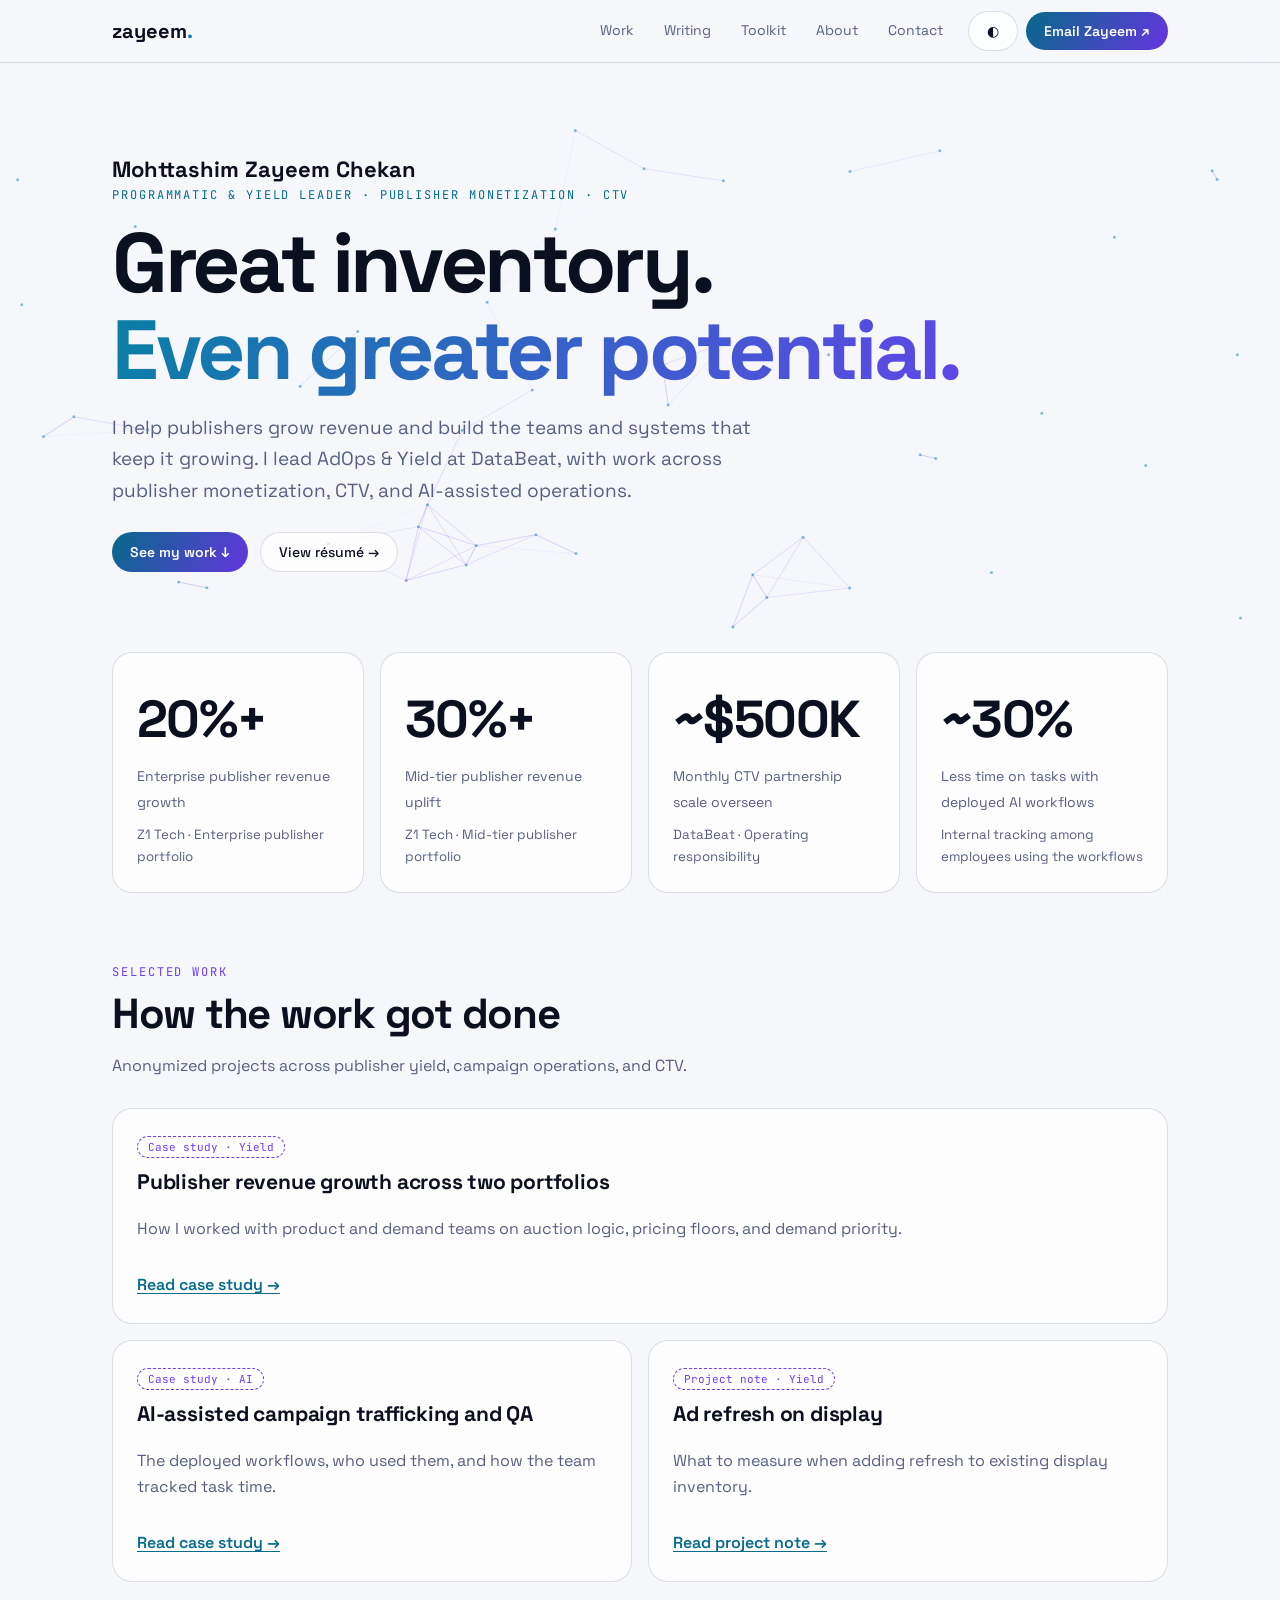
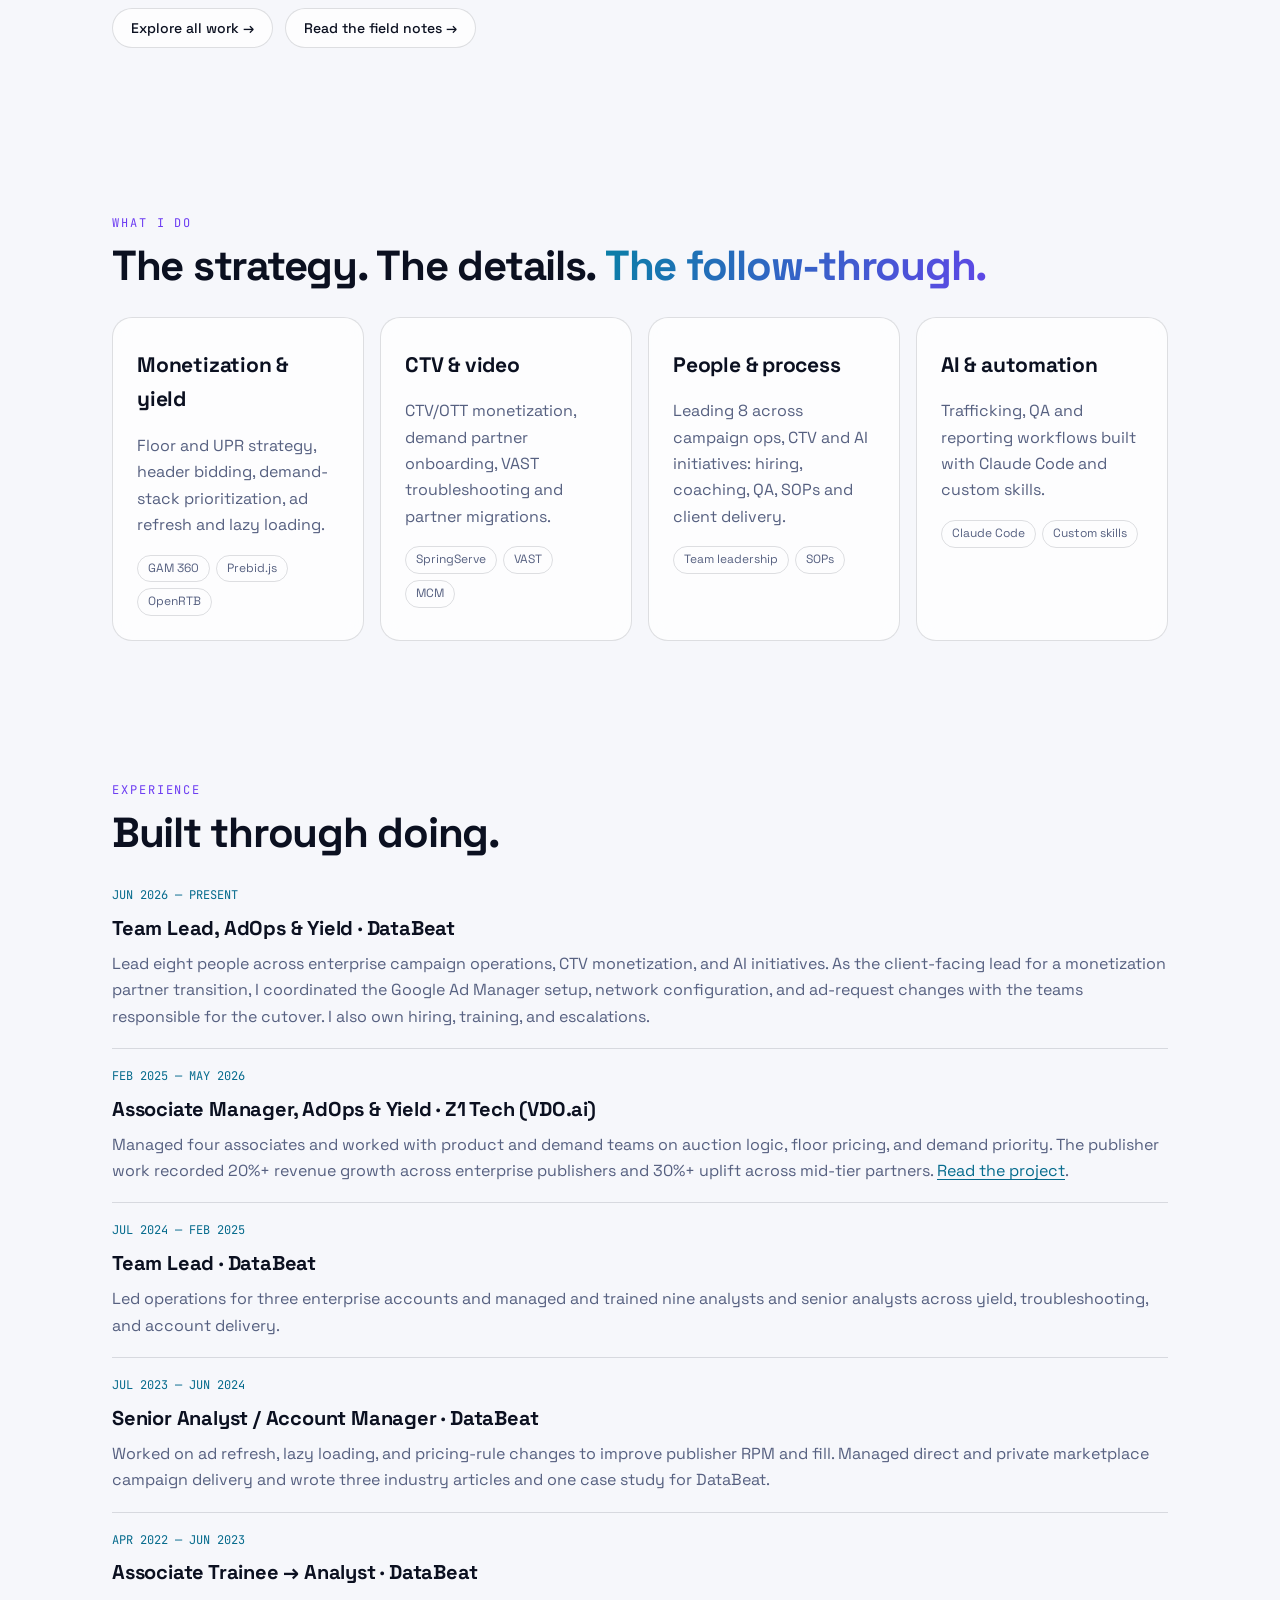
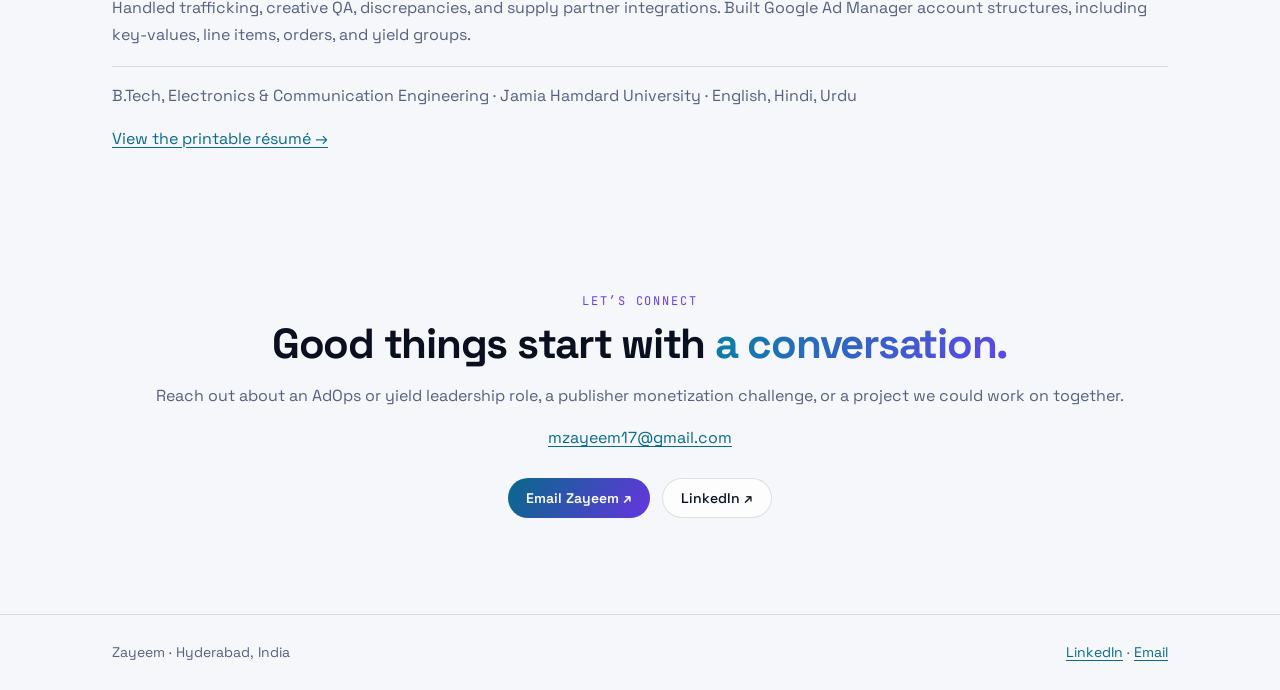
<file: index.html>
<!doctype html>
<html lang="en">
<head>
  <meta charset="utf-8">
  <meta name="viewport" content="width=device-width, initial-scale=1, viewport-fit=cover">
  <title>Zayeem — Programmatic &amp; Yield Leader</title>
  <meta name="description" content="Mohttashim Zayeem Chekan leads publisher monetization, CTV and ad operations. Explore publisher yield case studies and AI-assisted workflows.">
  <link rel="canonical" href="https://mzayeem17.github.io/zayeem/">
  <meta property="og:type" content="website">
  <meta property="og:title" content="Zayeem — Programmatic &amp; Yield Leader">
  <meta property="og:description" content="Mohttashim Zayeem Chekan leads publisher monetization, CTV and ad operations. Explore publisher yield case studies and AI-assisted workflows.">
  <meta property="og:url" content="https://mzayeem17.github.io/zayeem/">
  <meta property="og:image" content="https://mzayeem17.github.io/zayeem/portfolio-preview.png">
  <meta property="og:image:alt" content="Mohttashim Zayeem Chekan, Programmatic and Yield Leader">
  <meta name="twitter:card" content="summary_large_image">
  <link rel="icon" href="favicon.svg" type="image/svg+xml">
  <link rel="preconnect" href="https://fonts.googleapis.com">
  <link rel="preconnect" href="https://fonts.gstatic.com" crossorigin>
  <link href="https://fonts.googleapis.com/css2?family=Space+Grotesk:wght@400;500;600;700&amp;family=JetBrains+Mono:wght@400;500&amp;display=swap" rel="stylesheet">
  <link rel="stylesheet" href="style.css">
  <script src="app.js" defer></script>
  <noscript><style>#theme,#menu,.filters,.resume .row {display:none} @media(max-width:820px) {nav {position:static} nav .wrap {height:auto;min-height:62px;flex-wrap:wrap;padding-block:10px} nav .links {position:static;display:flex;flex-direction:row;flex-wrap:wrap;padding:0;border:0;flex-basis:100%}}</style></noscript>
  <script type="application/ld+json">{"@context":"https://schema.org","@type":"Person","name":"Mohttashim Zayeem Chekan","jobTitle":"Team Lead, AdOps & Yield","url":"https://mzayeem17.github.io/zayeem/","worksFor":{"@type":"Organization","name":"DataBeat"},"sameAs":["https://www.linkedin.com/in/zayeem17/"]}</script>
</head>
<body>
  <a class="skip" href="#main">Skip to content</a>
  <nav aria-label="Main navigation">
    <div class="wrap">
      <a class="logo" href="index.html" aria-label="Zayeem home">zayeem<b>.</b></a>
      <button class="btn" id="menu" type="button" aria-expanded="false" aria-controls="site-links">Menu</button>
      <div class="links" id="site-links"><a href="work.html">Work</a><a href="writing.html">Writing</a><a href="toolkit.html">Toolkit</a><a href="index.html#about">About</a><a href="index.html#contact">Contact</a></div>
      <button class="btn" id="theme" type="button" aria-label="Dark theme" aria-pressed="false">◐</button>
      <a class="btn pri" href="mailto:mzayeem17@gmail.com">Email Zayeem ↗</a>
    </div>
  </nav>
  <main id="main" tabindex="-1">
<header class="hero">
  <canvas id="net" aria-hidden="true"></canvas>
  <div class="wrap">
    <div class="tag mono"><span class="identity">Mohttashim Zayeem Chekan</span>PROGRAMMATIC &amp; YIELD LEADER · PUBLISHER MONETIZATION · CTV</div>
    <h1>Great inventory.<br><span class="grad">Even greater potential.</span></h1>
    <p class="sub">I help publishers grow revenue and build the teams and systems that keep it growing. I lead AdOps &amp; Yield at DataBeat, with work across publisher monetization, CTV, and AI-assisted operations.</p>
    <div class="row"><a class="btn pri" href="#work">See my work ↓</a><a class="btn" href="resume.html">View résumé →</a></div>
  </div>
</header>
<section aria-label="Results and scope" class="metrics-section">
  <div class="wrap grid metric-grid">
    <a class="card" href="case-publisher-yield.html"><strong class="num">20%+</strong><span class="cap">Enterprise publisher revenue growth</span><small>Z1 Tech · Enterprise publisher portfolio</small></a>
    <a class="card" href="case-publisher-yield.html"><strong class="num">30%+</strong><span class="cap">Mid-tier publisher revenue uplift</span><small>Z1 Tech · Mid-tier publisher portfolio</small></a>
    <a class="card" href="work.html#ctv-migration"><strong class="num">~$500K</strong><span class="cap">Monthly CTV partnership scale overseen</span><small>DataBeat · Operating responsibility</small></a>
    <a class="card" href="case-ai-qa.html"><strong class="num">~30%</strong><span class="cap">Less time on tasks with deployed AI workflows</span><small>Internal tracking among employees using the workflows</small></a>
  </div>
</section>
<section id="work"><div class="wrap">
  <div class="eyebrow mono">Selected work</div><h2>How the work got done</h2>
  <p class="lead">Anonymized projects across publisher yield, campaign operations, and CTV.</p>
  <div class="grid feature-grid"><a class="card featured" data-cat="yield" href="case-publisher-yield.html"><span class="nda mono">Case study · Yield</span><h3>Publisher revenue growth across two portfolios</h3><p>How I worked with product and demand teams on auction logic, pricing floors, and demand priority.</p><span class="card-link">Read case study →</span></a><a class="card " data-cat="ai" href="case-ai-qa.html"><span class="nda mono">Case study · AI</span><h3>AI-assisted campaign trafficking and QA</h3><p>The deployed workflows, who used them, and how the team tracked task time.</p><span class="card-link">Read case study →</span></a><a class="card " data-cat="yield" href="case-ad-refresh.html"><span class="nda mono">Project note · Yield</span><h3>Ad refresh on display</h3><p>What to measure when adding refresh to existing display inventory.</p><span class="card-link">Read project note →</span></a></div>
  <div class="row"><a class="btn" href="work.html">Explore all work →</a><a class="btn" href="writing.html">Read the field notes →</a></div>
</div></section>
<section id="expertise"><div class="wrap"><div class="eyebrow mono">What I do</div><h2>The strategy. The details. <span class="grad">The follow-through.</span></h2>
<div class="grid">
<div class="card"><h3>Monetization &amp; yield</h3><p>Floor and UPR strategy, header bidding, demand-stack prioritization, ad refresh and lazy loading.</p><div class="chips"><span class="chip">GAM 360</span><span class="chip">Prebid.js</span><span class="chip">OpenRTB</span></div></div>
<div class="card"><h3>CTV &amp; video</h3><p>CTV/OTT monetization, demand partner onboarding, VAST troubleshooting and partner migrations.</p><div class="chips"><span class="chip">SpringServe</span><span class="chip">VAST</span><span class="chip">MCM</span></div></div>
<div class="card"><h3>People &amp; process</h3><p>Leading 8 across campaign ops, CTV and AI initiatives: hiring, coaching, QA, SOPs and client delivery.</p><div class="chips"><span class="chip">Team leadership</span><span class="chip">SOPs</span></div></div>
<div class="card"><h3>AI &amp; automation</h3><p>Trafficking, QA and reporting workflows built with Claude Code and custom skills.</p><div class="chips"><span class="chip">Claude Code</span><span class="chip">Custom skills</span></div></div></div></div></section>
<section id="about"><div class="wrap">
  <div class="eyebrow mono">Experience</div><h2 id="experience">Built through doing.</h2>

<div class="job"><div class="d mono">JUN 2026 — PRESENT</div><h3>Team Lead, AdOps &amp; Yield · DataBeat</h3><p>Lead eight people across enterprise campaign operations, CTV monetization, and AI initiatives. As the client-facing lead for a monetization partner transition, I coordinated the Google Ad Manager setup, network configuration, and ad-request changes with the teams responsible for the cutover. I also own hiring, training, and escalations.</p></div>
<div class="job"><div class="d mono">FEB 2025 — MAY 2026</div><h3>Associate Manager, AdOps &amp; Yield · Z1 Tech (VDO.ai)</h3><p>Managed four associates and worked with product and demand teams on auction logic, floor pricing, and demand priority. The publisher work recorded 20%+ revenue growth across enterprise publishers and 30%+ uplift across mid-tier partners. <a class="text-link" href="case-publisher-yield.html">Read the project</a>.</p></div>
<div class="job"><div class="d mono">JUL 2024 — FEB 2025</div><h3>Team Lead · DataBeat</h3><p>Led operations for three enterprise accounts and managed and trained nine analysts and senior analysts across yield, troubleshooting, and account delivery.</p></div>
<div class="job"><div class="d mono">JUL 2023 — JUN 2024</div><h3>Senior Analyst / Account Manager · DataBeat</h3><p>Worked on ad refresh, lazy loading, and pricing-rule changes to improve publisher RPM and fill. Managed direct and private marketplace campaign delivery and wrote three industry articles and one case study for DataBeat.</p></div>
<div class="job"><div class="d mono">APR 2022 — JUN 2023</div><h3>Associate Trainee → Analyst · DataBeat</h3><p>Handled trafficking, creative QA, discrepancies, and supply partner integrations. Built Google Ad Manager account structures, including key-values, line items, orders, and yield groups.</p></div>

  <p>B.Tech, Electronics &amp; Communication Engineering · Jamia Hamdard University · English, Hindi, Urdu</p>
  <a class="text-link" href="resume.html">View the printable résumé →</a>
</div></section>
<section id="contact" style="text-align:center"><div class="wrap">
  <div class="eyebrow mono">Let’s connect</div><h2>Good things start with <span class="grad">a conversation.</span></h2>
  <p class="lead">Reach out about an AdOps or yield leadership role, a publisher monetization challenge, or a project we could work on together.</p>
  <address><a class="text-link" href="mailto:mzayeem17@gmail.com">mzayeem17@gmail.com</a></address>
  <div class="row" style="justify-content:center"><a class="btn pri" href="mailto:mzayeem17@gmail.com">Email Zayeem ↗</a><a class="btn" href="https://www.linkedin.com/in/zayeem17/">LinkedIn ↗</a></div>
</div></section>
  </main>
  <footer><div class="wrap"><span>Zayeem · Hyderabad, India</span><span><a class="text-link" href="https://www.linkedin.com/in/zayeem17/">LinkedIn</a> · <a class="text-link" href="mailto:mzayeem17@gmail.com">Email</a></span></div></footer>
</body>
</html>
</file>
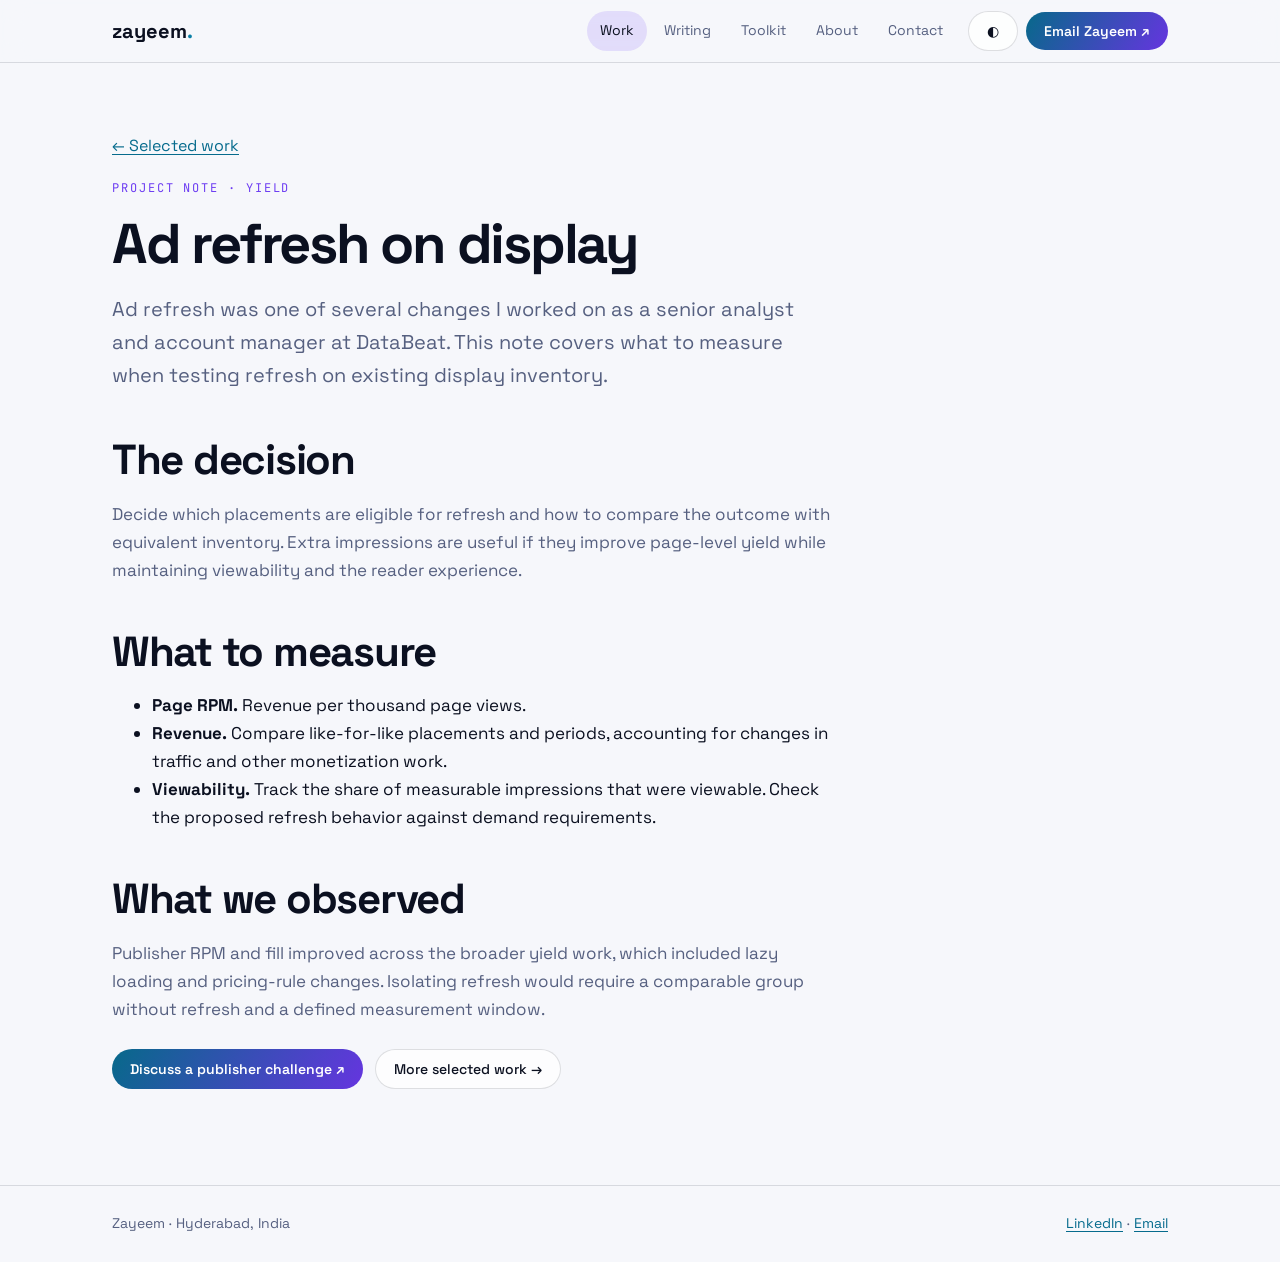
<file: case-ad-refresh.html>
<!doctype html>
<html lang="en">
<head>
  <meta charset="utf-8">
  <meta name="viewport" content="width=device-width, initial-scale=1, viewport-fit=cover">
  <title>Ad refresh on display — Zayeem</title>
  <meta name="description" content="An anonymized project note on evaluating display ad refresh across page RPM, revenue and viewability.">
  <link rel="canonical" href="https://mzayeem17.github.io/zayeem/case-ad-refresh.html">
  <meta property="og:type" content="website">
  <meta property="og:title" content="Ad refresh on display — Zayeem">
  <meta property="og:description" content="An anonymized project note on evaluating display ad refresh across page RPM, revenue and viewability.">
  <meta property="og:url" content="https://mzayeem17.github.io/zayeem/case-ad-refresh.html">
  <meta property="og:image" content="https://mzayeem17.github.io/zayeem/portfolio-preview.png">
  <meta property="og:image:alt" content="Mohttashim Zayeem Chekan, Programmatic and Yield Leader">
  <meta name="twitter:card" content="summary_large_image">
  <link rel="icon" href="favicon.svg" type="image/svg+xml">
  <link rel="preconnect" href="https://fonts.googleapis.com">
  <link rel="preconnect" href="https://fonts.gstatic.com" crossorigin>
  <link href="https://fonts.googleapis.com/css2?family=Space+Grotesk:wght@400;500;600;700&amp;family=JetBrains+Mono:wght@400;500&amp;display=swap" rel="stylesheet">
  <link rel="stylesheet" href="style.css">
  <script src="app.js" defer></script>
  <noscript><style>#theme,#menu,.filters,.resume .row {display:none} @media(max-width:820px) {nav {position:static} nav .wrap {height:auto;min-height:62px;flex-wrap:wrap;padding-block:10px} nav .links {position:static;display:flex;flex-direction:row;flex-wrap:wrap;padding:0;border:0;flex-basis:100%}}</style></noscript>
</head>
<body>
  <a class="skip" href="#main">Skip to content</a>
  <nav aria-label="Main navigation">
    <div class="wrap">
      <a class="logo" href="index.html" aria-label="Zayeem home">zayeem<b>.</b></a>
      <button class="btn" id="menu" type="button" aria-expanded="false" aria-controls="site-links">Menu</button>
      <div class="links" id="site-links"><a href="work.html" aria-current="page">Work</a><a href="writing.html">Writing</a><a href="toolkit.html">Toolkit</a><a href="index.html#about">About</a><a href="index.html#contact">Contact</a></div>
      <button class="btn" id="theme" type="button" aria-label="Dark theme" aria-pressed="false">◐</button>
      <a class="btn pri" href="mailto:mzayeem17@gmail.com">Email Zayeem ↗</a>
    </div>
  </nav>
  <main id="main" tabindex="-1">
<section><div class="wrap"><article class="post">
  <a class="text-link" href="work.html">← Selected work</a>
  <div class="eyebrow mono article-label">Project note · Yield</div>
  <h1 class="article-title">Ad refresh on display</h1>
  <p class="lead">Ad refresh was one of several changes I worked on as a senior analyst and account manager at DataBeat. This note covers what to measure when testing refresh on existing display inventory.</p>
  <h2>The decision</h2><p>Decide which placements are eligible for refresh and how to compare the outcome with equivalent inventory. Extra impressions are useful if they improve page-level yield while maintaining viewability and the reader experience.</p>
<h2>What to measure</h2><ul><li><strong>Page RPM.</strong> Revenue per thousand page views.</li><li><strong>Revenue.</strong> Compare like-for-like placements and periods, accounting for changes in traffic and other monetization work.</li><li><strong>Viewability.</strong> Track the share of measurable impressions that were viewable. Check the proposed refresh behavior against demand requirements.</li></ul>
<h2>What we observed</h2><p>Publisher RPM and fill improved across the broader yield work, which included lazy loading and pricing-rule changes. Isolating refresh would require a comparable group without refresh and a defined measurement window.</p>
  <div class="row"><a class="btn pri" href="mailto:mzayeem17@gmail.com?subject=Publisher%20monetization">Discuss a publisher challenge ↗</a><a class="btn" href="work.html">More selected work →</a></div>
</article></div></section>
  </main>
  <footer><div class="wrap"><span>Zayeem · Hyderabad, India</span><span><a class="text-link" href="https://www.linkedin.com/in/zayeem17/">LinkedIn</a> · <a class="text-link" href="mailto:mzayeem17@gmail.com">Email</a></span></div></footer>
</body>
</html>
</file>
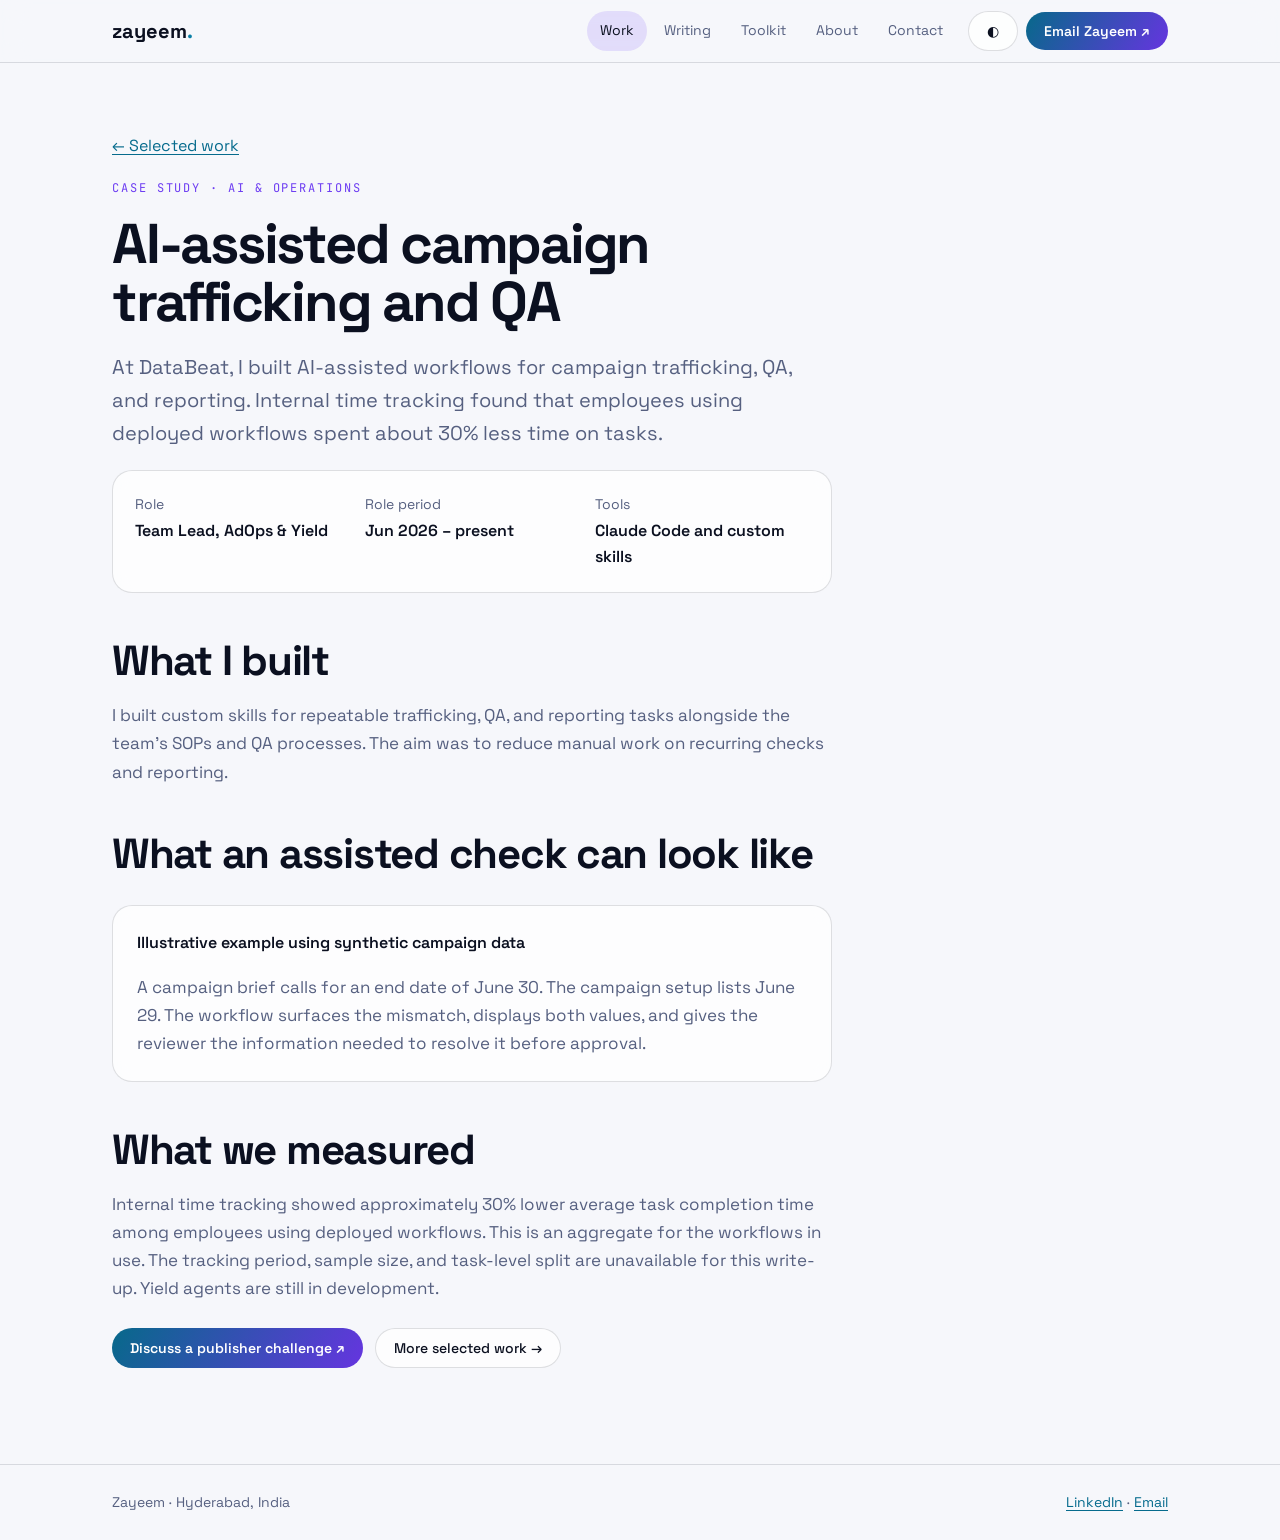
<file: case-ai-qa.html>
<!doctype html>
<html lang="en">
<head>
  <meta charset="utf-8">
  <meta name="viewport" content="width=device-width, initial-scale=1, viewport-fit=cover">
  <title>AI-assisted campaign trafficking and QA — Zayeem</title>
  <meta name="description" content="How Zayeem deployed Claude Code workflows for trafficking, QA and reporting, with internal task-time tracking.">
  <link rel="canonical" href="https://mzayeem17.github.io/zayeem/case-ai-qa.html">
  <meta property="og:type" content="website">
  <meta property="og:title" content="AI-assisted campaign trafficking and QA — Zayeem">
  <meta property="og:description" content="How Zayeem deployed Claude Code workflows for trafficking, QA and reporting, with internal task-time tracking.">
  <meta property="og:url" content="https://mzayeem17.github.io/zayeem/case-ai-qa.html">
  <meta property="og:image" content="https://mzayeem17.github.io/zayeem/portfolio-preview.png">
  <meta property="og:image:alt" content="Mohttashim Zayeem Chekan, Programmatic and Yield Leader">
  <meta name="twitter:card" content="summary_large_image">
  <link rel="icon" href="favicon.svg" type="image/svg+xml">
  <link rel="preconnect" href="https://fonts.googleapis.com">
  <link rel="preconnect" href="https://fonts.gstatic.com" crossorigin>
  <link href="https://fonts.googleapis.com/css2?family=Space+Grotesk:wght@400;500;600;700&amp;family=JetBrains+Mono:wght@400;500&amp;display=swap" rel="stylesheet">
  <link rel="stylesheet" href="style.css">
  <script src="app.js" defer></script>
  <noscript><style>#theme,#menu,.filters,.resume .row {display:none} @media(max-width:820px) {nav {position:static} nav .wrap {height:auto;min-height:62px;flex-wrap:wrap;padding-block:10px} nav .links {position:static;display:flex;flex-direction:row;flex-wrap:wrap;padding:0;border:0;flex-basis:100%}}</style></noscript>
</head>
<body>
  <a class="skip" href="#main">Skip to content</a>
  <nav aria-label="Main navigation">
    <div class="wrap">
      <a class="logo" href="index.html" aria-label="Zayeem home">zayeem<b>.</b></a>
      <button class="btn" id="menu" type="button" aria-expanded="false" aria-controls="site-links">Menu</button>
      <div class="links" id="site-links"><a href="work.html" aria-current="page">Work</a><a href="writing.html">Writing</a><a href="toolkit.html">Toolkit</a><a href="index.html#about">About</a><a href="index.html#contact">Contact</a></div>
      <button class="btn" id="theme" type="button" aria-label="Dark theme" aria-pressed="false">◐</button>
      <a class="btn pri" href="mailto:mzayeem17@gmail.com">Email Zayeem ↗</a>
    </div>
  </nav>
  <main id="main" tabindex="-1">
<section><div class="wrap"><article class="post">
  <a class="text-link" href="work.html">← Selected work</a>
  <div class="eyebrow mono article-label">Case study · AI &amp; operations</div>
  <h1 class="article-title">AI-assisted campaign trafficking and QA</h1>
  <p class="lead">At DataBeat, I built AI-assisted workflows for campaign trafficking, QA, and reporting. Internal time tracking found that employees using deployed workflows spent about 30% less time on tasks.</p>
  <dl class="card project-meta"><div><dt>Role</dt><dd>Team Lead, AdOps &amp; Yield</dd></div><div><dt>Role period</dt><dd>Jun 2026 – present</dd></div><div><dt>Tools</dt><dd>Claude Code and custom skills</dd></div></dl>
<h2>What I built</h2>
<p>I built custom skills for repeatable trafficking, QA, and reporting tasks alongside the team’s SOPs and QA processes. The aim was to reduce manual work on recurring checks and reporting.</p>
<h2>What an assisted check can look like</h2>
<figure class="card"><figcaption>Illustrative example using synthetic campaign data</figcaption><p>A campaign brief calls for an end date of June 30. The campaign setup lists June 29. The workflow surfaces the mismatch, displays both values, and gives the reviewer the information needed to resolve it before approval.</p></figure>
<h2>What we measured</h2>
<p>Internal time tracking showed approximately 30% lower average task completion time among employees using deployed workflows. This is an aggregate for the workflows in use. The tracking period, sample size, and task-level split are unavailable for this write-up. Yield agents are still in development.</p>
  <div class="row"><a class="btn pri" href="mailto:mzayeem17@gmail.com?subject=Publisher%20monetization">Discuss a publisher challenge ↗</a><a class="btn" href="work.html">More selected work →</a></div>
</article></div></section>
  </main>
  <footer><div class="wrap"><span>Zayeem · Hyderabad, India</span><span><a class="text-link" href="https://www.linkedin.com/in/zayeem17/">LinkedIn</a> · <a class="text-link" href="mailto:mzayeem17@gmail.com">Email</a></span></div></footer>
</body>
</html>
</file>
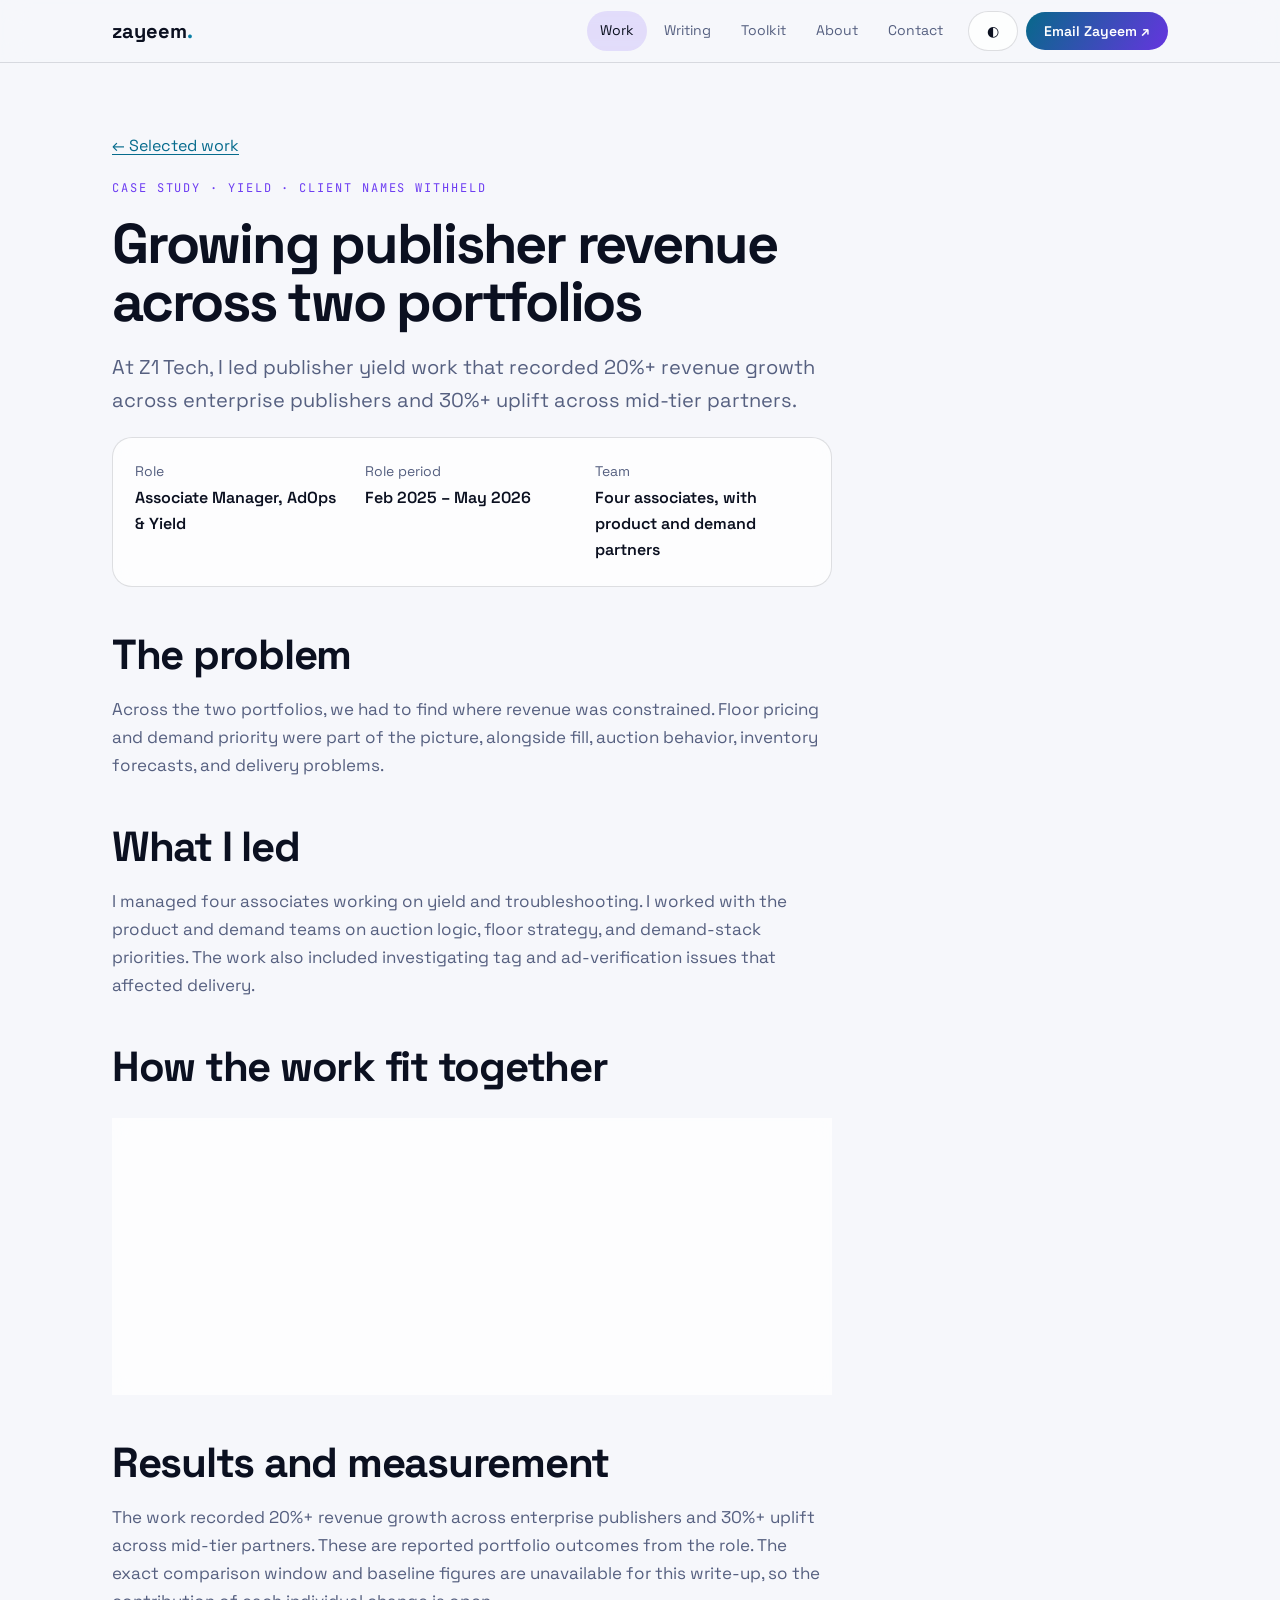
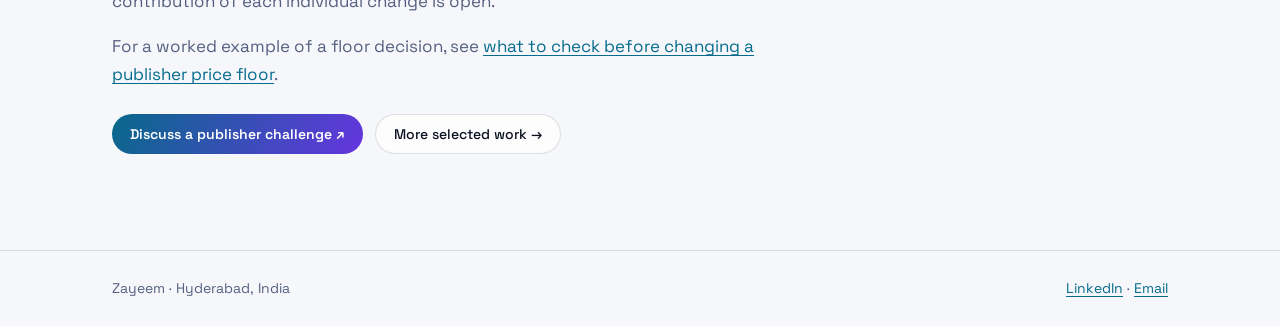
<file: case-publisher-yield.html>
<!doctype html>
<html lang="en">
<head>
  <meta charset="utf-8">
  <meta name="viewport" content="width=device-width, initial-scale=1, viewport-fit=cover">
  <title>Growing publisher revenue across two portfolios — Zayeem</title>
  <meta name="description" content="An anonymized account of publisher revenue growth, auction logic, floor pricing and demand prioritization at Z1 Tech.">
  <link rel="canonical" href="https://mzayeem17.github.io/zayeem/case-publisher-yield.html">
  <meta property="og:type" content="website">
  <meta property="og:title" content="Growing publisher revenue across two portfolios — Zayeem">
  <meta property="og:description" content="An anonymized account of publisher revenue growth, auction logic, floor pricing and demand prioritization at Z1 Tech.">
  <meta property="og:url" content="https://mzayeem17.github.io/zayeem/case-publisher-yield.html">
  <meta property="og:image" content="https://mzayeem17.github.io/zayeem/portfolio-preview.png">
  <meta property="og:image:alt" content="Mohttashim Zayeem Chekan, Programmatic and Yield Leader">
  <meta name="twitter:card" content="summary_large_image">
  <link rel="icon" href="favicon.svg" type="image/svg+xml">
  <link rel="preconnect" href="https://fonts.googleapis.com">
  <link rel="preconnect" href="https://fonts.gstatic.com" crossorigin>
  <link href="https://fonts.googleapis.com/css2?family=Space+Grotesk:wght@400;500;600;700&amp;family=JetBrains+Mono:wght@400;500&amp;display=swap" rel="stylesheet">
  <link rel="stylesheet" href="style.css">
  <script src="app.js" defer></script>
  <noscript><style>#theme,#menu,.filters,.resume .row {display:none} @media(max-width:820px) {nav {position:static} nav .wrap {height:auto;min-height:62px;flex-wrap:wrap;padding-block:10px} nav .links {position:static;display:flex;flex-direction:row;flex-wrap:wrap;padding:0;border:0;flex-basis:100%}}</style></noscript>
</head>
<body>
  <a class="skip" href="#main">Skip to content</a>
  <nav aria-label="Main navigation">
    <div class="wrap">
      <a class="logo" href="index.html" aria-label="Zayeem home">zayeem<b>.</b></a>
      <button class="btn" id="menu" type="button" aria-expanded="false" aria-controls="site-links">Menu</button>
      <div class="links" id="site-links"><a href="work.html" aria-current="page">Work</a><a href="writing.html">Writing</a><a href="toolkit.html">Toolkit</a><a href="index.html#about">About</a><a href="index.html#contact">Contact</a></div>
      <button class="btn" id="theme" type="button" aria-label="Dark theme" aria-pressed="false">◐</button>
      <a class="btn pri" href="mailto:mzayeem17@gmail.com">Email Zayeem ↗</a>
    </div>
  </nav>
  <main id="main" tabindex="-1">
<section><div class="wrap"><article class="post">
  <a class="text-link" href="work.html">← Selected work</a>
  <div class="eyebrow mono article-label">Case study · Yield · Client names withheld</div>
  <h1 class="article-title">Growing publisher revenue across two portfolios</h1>
  <p class="lead">At Z1 Tech, I led publisher yield work that recorded 20%+ revenue growth across enterprise publishers and 30%+ uplift across mid-tier partners.</p>
  <dl class="card project-meta"><div><dt>Role</dt><dd>Associate Manager, AdOps &amp; Yield</dd></div><div><dt>Role period</dt><dd>Feb 2025 – May 2026</dd></div><div><dt>Team</dt><dd>Four associates, with product and demand partners</dd></div></dl>
<h2>The problem</h2>
<p>Across the two portfolios, we had to find where revenue was constrained. Floor pricing and demand priority were part of the picture, alongside fill, auction behavior, inventory forecasts, and delivery problems.</p>
<h2>What I led</h2>
<p>I managed four associates working on yield and troubleshooting. I worked with the product and demand teams on auction logic, floor strategy, and demand-stack priorities. The work also included investigating tag and ad-verification issues that affected delivery.</p>
<h2>How the work fit together</h2>
<figure class="card"><figcaption>Workstreams from the project</figcaption><ol><li><strong>Assess delivery.</strong> Review fill and inventory forecasts and investigate tag or verification issues.</li><li><strong>Review pricing and auctions.</strong> Work with product and demand on floors, auction logic, and demand priority.</li><li><strong>Compare portfolio outcomes.</strong> Review revenue growth across enterprise and mid-tier publishers separately.</li></ol></figure>
<h2>Results and measurement</h2>
<p>The work recorded 20%+ revenue growth across enterprise publishers and 30%+ uplift across mid-tier partners. These are reported portfolio outcomes from the role. The exact comparison window and baseline figures are unavailable for this write-up, so the contribution of each individual change is open.</p>
<p>For a worked example of a floor decision, see <a class="text-link" href="writing-price-floors.html">what to check before changing a publisher price floor</a>.</p>
  <div class="row"><a class="btn pri" href="mailto:mzayeem17@gmail.com?subject=Publisher%20monetization">Discuss a publisher challenge ↗</a><a class="btn" href="work.html">More selected work →</a></div>
</article></div></section>
  </main>
  <footer><div class="wrap"><span>Zayeem · Hyderabad, India</span><span><a class="text-link" href="https://www.linkedin.com/in/zayeem17/">LinkedIn</a> · <a class="text-link" href="mailto:mzayeem17@gmail.com">Email</a></span></div></footer>
</body>
</html>
</file>
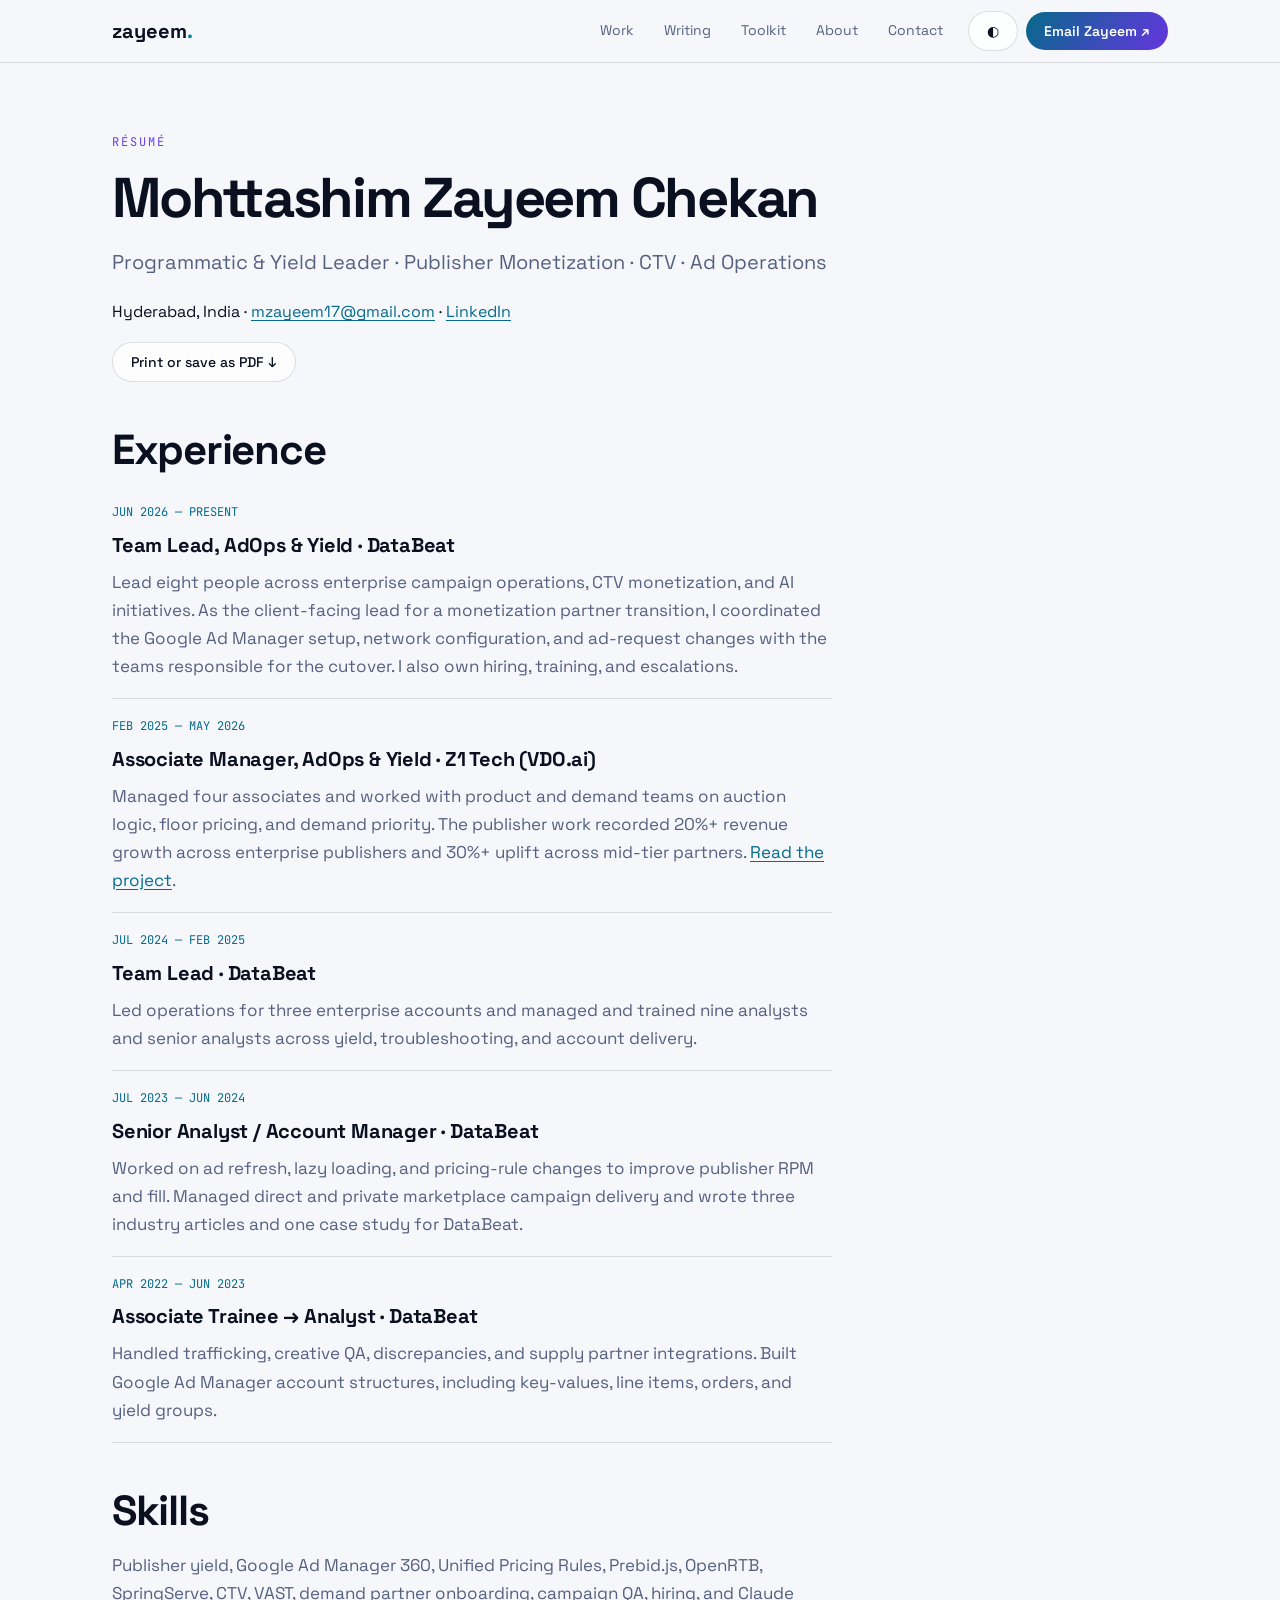
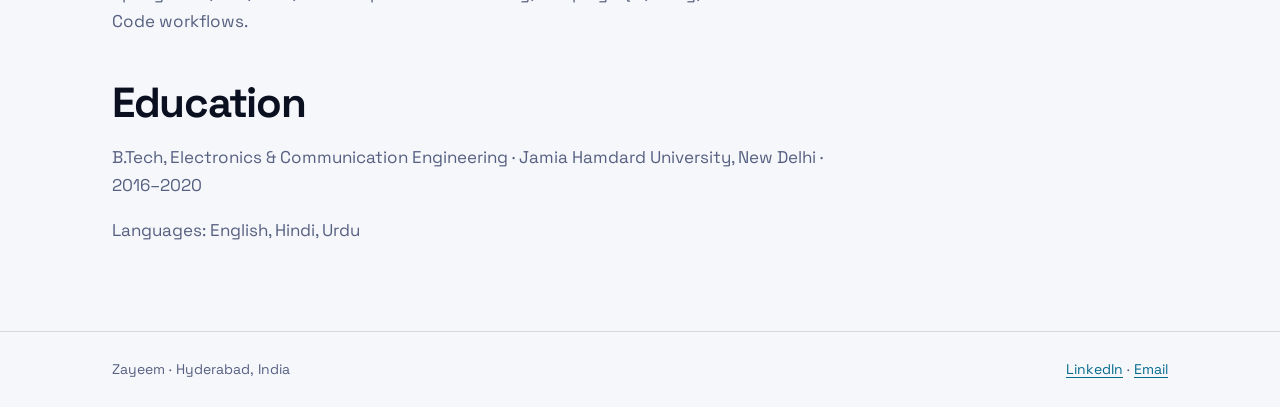
<file: resume.html>
<!doctype html>
<html lang="en">
<head>
  <meta charset="utf-8">
  <meta name="viewport" content="width=device-width, initial-scale=1, viewport-fit=cover">
  <title>Résumé — Mohttashim Zayeem Chekan</title>
  <meta name="description" content="Public résumé for Zayeem, with publisher monetization, CTV, campaign operations and team leadership experience.">
  <link rel="canonical" href="https://mzayeem17.github.io/zayeem/resume.html">
  <meta property="og:type" content="website">
  <meta property="og:title" content="Résumé — Mohttashim Zayeem Chekan">
  <meta property="og:description" content="Public résumé for Zayeem, with publisher monetization, CTV, campaign operations and team leadership experience.">
  <meta property="og:url" content="https://mzayeem17.github.io/zayeem/resume.html">
  <meta property="og:image" content="https://mzayeem17.github.io/zayeem/portfolio-preview.png">
  <meta property="og:image:alt" content="Mohttashim Zayeem Chekan, Programmatic and Yield Leader">
  <meta name="twitter:card" content="summary_large_image">
  <link rel="icon" href="favicon.svg" type="image/svg+xml">
  <link rel="preconnect" href="https://fonts.googleapis.com">
  <link rel="preconnect" href="https://fonts.gstatic.com" crossorigin>
  <link href="https://fonts.googleapis.com/css2?family=Space+Grotesk:wght@400;500;600;700&amp;family=JetBrains+Mono:wght@400;500&amp;display=swap" rel="stylesheet">
  <link rel="stylesheet" href="style.css">
  <script src="app.js" defer></script>
  <noscript><style>#theme,#menu,.filters,.resume .row {display:none} @media(max-width:820px) {nav {position:static} nav .wrap {height:auto;min-height:62px;flex-wrap:wrap;padding-block:10px} nav .links {position:static;display:flex;flex-direction:row;flex-wrap:wrap;padding:0;border:0;flex-basis:100%}}</style></noscript>
</head>
<body>
  <a class="skip" href="#main">Skip to content</a>
  <nav aria-label="Main navigation">
    <div class="wrap">
      <a class="logo" href="index.html" aria-label="Zayeem home">zayeem<b>.</b></a>
      <button class="btn" id="menu" type="button" aria-expanded="false" aria-controls="site-links">Menu</button>
      <div class="links" id="site-links"><a href="work.html">Work</a><a href="writing.html">Writing</a><a href="toolkit.html">Toolkit</a><a href="index.html#about">About</a><a href="index.html#contact">Contact</a></div>
      <button class="btn" id="theme" type="button" aria-label="Dark theme" aria-pressed="false">◐</button>
      <a class="btn pri" href="mailto:mzayeem17@gmail.com">Email Zayeem ↗</a>
    </div>
  </nav>
  <main id="main" tabindex="-1">
<section class="resume"><div class="wrap"><article class="post">
  <div class="eyebrow mono">Résumé</div><h1 class="article-title">Mohttashim Zayeem Chekan</h1>
  <p class="lead">Programmatic &amp; Yield Leader · Publisher Monetization · CTV · Ad Operations</p>
  <address>Hyderabad, India · <a class="text-link" href="mailto:mzayeem17@gmail.com">mzayeem17@gmail.com</a> · <a class="text-link" href="https://www.linkedin.com/in/zayeem17/">LinkedIn</a></address>
  <div class="row"><button class="btn" type="button" id="print-resume">Print or save as PDF ↓</button></div>
  <h2>Experience</h2>
<div class="job"><div class="d mono">JUN 2026 — PRESENT</div><h3>Team Lead, AdOps &amp; Yield · DataBeat</h3><p>Lead eight people across enterprise campaign operations, CTV monetization, and AI initiatives. As the client-facing lead for a monetization partner transition, I coordinated the Google Ad Manager setup, network configuration, and ad-request changes with the teams responsible for the cutover. I also own hiring, training, and escalations.</p></div>
<div class="job"><div class="d mono">FEB 2025 — MAY 2026</div><h3>Associate Manager, AdOps &amp; Yield · Z1 Tech (VDO.ai)</h3><p>Managed four associates and worked with product and demand teams on auction logic, floor pricing, and demand priority. The publisher work recorded 20%+ revenue growth across enterprise publishers and 30%+ uplift across mid-tier partners. <a class="text-link" href="case-publisher-yield.html">Read the project</a>.</p></div>
<div class="job"><div class="d mono">JUL 2024 — FEB 2025</div><h3>Team Lead · DataBeat</h3><p>Led operations for three enterprise accounts and managed and trained nine analysts and senior analysts across yield, troubleshooting, and account delivery.</p></div>
<div class="job"><div class="d mono">JUL 2023 — JUN 2024</div><h3>Senior Analyst / Account Manager · DataBeat</h3><p>Worked on ad refresh, lazy loading, and pricing-rule changes to improve publisher RPM and fill. Managed direct and private marketplace campaign delivery and wrote three industry articles and one case study for DataBeat.</p></div>
<div class="job"><div class="d mono">APR 2022 — JUN 2023</div><h3>Associate Trainee → Analyst · DataBeat</h3><p>Handled trafficking, creative QA, discrepancies, and supply partner integrations. Built Google Ad Manager account structures, including key-values, line items, orders, and yield groups.</p></div>

  <h2>Skills</h2><p>Publisher yield, Google Ad Manager 360, Unified Pricing Rules, Prebid.js, OpenRTB, SpringServe, CTV, VAST, demand partner onboarding, campaign QA, hiring, and Claude Code workflows.</p>
  <h2>Education</h2><p>B.Tech, Electronics &amp; Communication Engineering · Jamia Hamdard University, New Delhi · 2016–2020</p>
  <p>Languages: English, Hindi, Urdu</p>
</article></div></section>
  </main>
  <footer><div class="wrap"><span>Zayeem · Hyderabad, India</span><span><a class="text-link" href="https://www.linkedin.com/in/zayeem17/">LinkedIn</a> · <a class="text-link" href="mailto:mzayeem17@gmail.com">Email</a></span></div></footer>
</body>
</html>
</file>
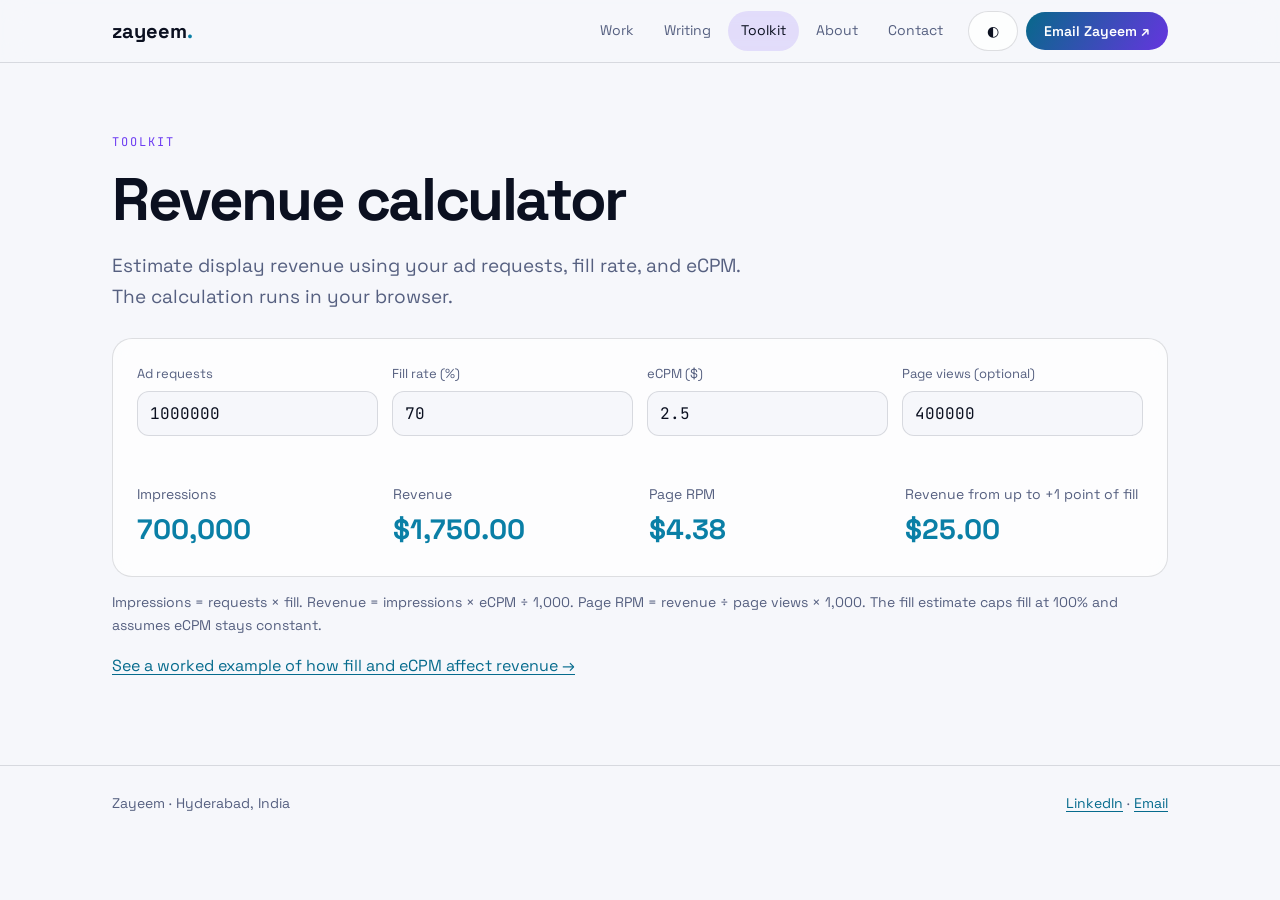
<file: toolkit.html>
<!doctype html>
<html lang="en">
<head>
  <meta charset="utf-8">
  <meta name="viewport" content="width=device-width, initial-scale=1, viewport-fit=cover">
  <title>Revenue calculator — Zayeem</title>
  <meta name="description" content="Estimate ad impressions, revenue, page RPM and the revenue impact of higher fill.">
  <link rel="canonical" href="https://mzayeem17.github.io/zayeem/toolkit.html">
  <meta property="og:type" content="website">
  <meta property="og:title" content="Revenue calculator — Zayeem">
  <meta property="og:description" content="Estimate ad impressions, revenue, page RPM and the revenue impact of higher fill.">
  <meta property="og:url" content="https://mzayeem17.github.io/zayeem/toolkit.html">
  <meta property="og:image" content="https://mzayeem17.github.io/zayeem/portfolio-preview.png">
  <meta property="og:image:alt" content="Mohttashim Zayeem Chekan, Programmatic and Yield Leader">
  <meta name="twitter:card" content="summary_large_image">
  <link rel="icon" href="favicon.svg" type="image/svg+xml">
  <link rel="preconnect" href="https://fonts.googleapis.com">
  <link rel="preconnect" href="https://fonts.gstatic.com" crossorigin>
  <link href="https://fonts.googleapis.com/css2?family=Space+Grotesk:wght@400;500;600;700&amp;family=JetBrains+Mono:wght@400;500&amp;display=swap" rel="stylesheet">
  <link rel="stylesheet" href="style.css">
  <script src="app.js" defer></script>
  <script src="calculator.js" defer></script>
  <noscript><style>#theme,#menu,.filters,.resume .row {display:none} @media(max-width:820px) {nav {position:static} nav .wrap {height:auto;min-height:62px;flex-wrap:wrap;padding-block:10px} nav .links {position:static;display:flex;flex-direction:row;flex-wrap:wrap;padding:0;border:0;flex-basis:100%}}</style></noscript>
</head>
<body>
  <a class="skip" href="#main">Skip to content</a>
  <nav aria-label="Main navigation">
    <div class="wrap">
      <a class="logo" href="index.html" aria-label="Zayeem home">zayeem<b>.</b></a>
      <button class="btn" id="menu" type="button" aria-expanded="false" aria-controls="site-links">Menu</button>
      <div class="links" id="site-links"><a href="work.html">Work</a><a href="writing.html">Writing</a><a href="toolkit.html" aria-current="page">Toolkit</a><a href="index.html#about">About</a><a href="index.html#contact">Contact</a></div>
      <button class="btn" id="theme" type="button" aria-label="Dark theme" aria-pressed="false">◐</button>
      <a class="btn pri" href="mailto:mzayeem17@gmail.com">Email Zayeem ↗</a>
    </div>
  </nav>
  <main id="main" tabindex="-1">
<section><div class="wrap">
  <div class="eyebrow mono">Toolkit</div><h1 class="page-title">Revenue calculator</h1>
  <p class="sub">Estimate display revenue using your ad requests, fill rate, and eCPM. The calculation runs in your browser.</p>
  <div class="card calculator">
    <div class="calc">
      <div><label for="rq">Ad requests</label><input id="rq" type="number" value="1000000" min="0"  aria-describedby="rq-error"><span id="rq-error" class="field-error"></span></div>
      <div><label for="fr">Fill rate (%)</label><input id="fr" type="number" value="70" min="0" max="100" step="any" aria-describedby="fr-error"><span id="fr-error" class="field-error"></span></div>
      <div><label for="ec">eCPM ($)</label><input id="ec" type="number" value="2.5" min="0" step="any" aria-describedby="ec-error"><span id="ec-error" class="field-error"></span></div>
      <div><label for="pv">Page views (optional)</label><input id="pv" type="number" value="400000" min="0"  aria-describedby="pv-error"><span id="pv-error" class="field-error"></span></div>
    </div>
    <div class="calc-results">
      <div><div class="cap" id="impressions-label">Impressions</div><output class="out" id="impressions" aria-labelledby="impressions-label">—</output></div>
      <div><div class="cap" id="revenue-label">Revenue</div><output class="out" id="revenue" aria-labelledby="revenue-label">—</output></div>
      <div><div class="cap" id="rpm-label">Page RPM</div><output class="out" id="rpm" aria-labelledby="rpm-label">—</output></div>
      <div><div class="cap" id="fill-gain-label">Revenue from up to +1 point of fill</div><output class="out" id="fill-gain" aria-labelledby="fill-gain-label">—</output></div>
    </div>
    <p id="rpm-note" class="cap" role="status"></p>
  </div>
  <p class="cap">Impressions = requests × fill. Revenue = impressions × eCPM ÷ 1,000. Page RPM = revenue ÷ page views × 1,000. The fill estimate caps fill at 100% and assumes eCPM stays constant.</p>
  <p><a class="text-link" href="writing-price-floors.html">See a worked example of how fill and eCPM affect revenue →</a></p>
  <noscript><p>The calculator needs JavaScript to update its estimates.</p></noscript>
</div></section>
  </main>
  <footer><div class="wrap"><span>Zayeem · Hyderabad, India</span><span><a class="text-link" href="https://www.linkedin.com/in/zayeem17/">LinkedIn</a> · <a class="text-link" href="mailto:mzayeem17@gmail.com">Email</a></span></div></footer>
</body>
</html>
</file>
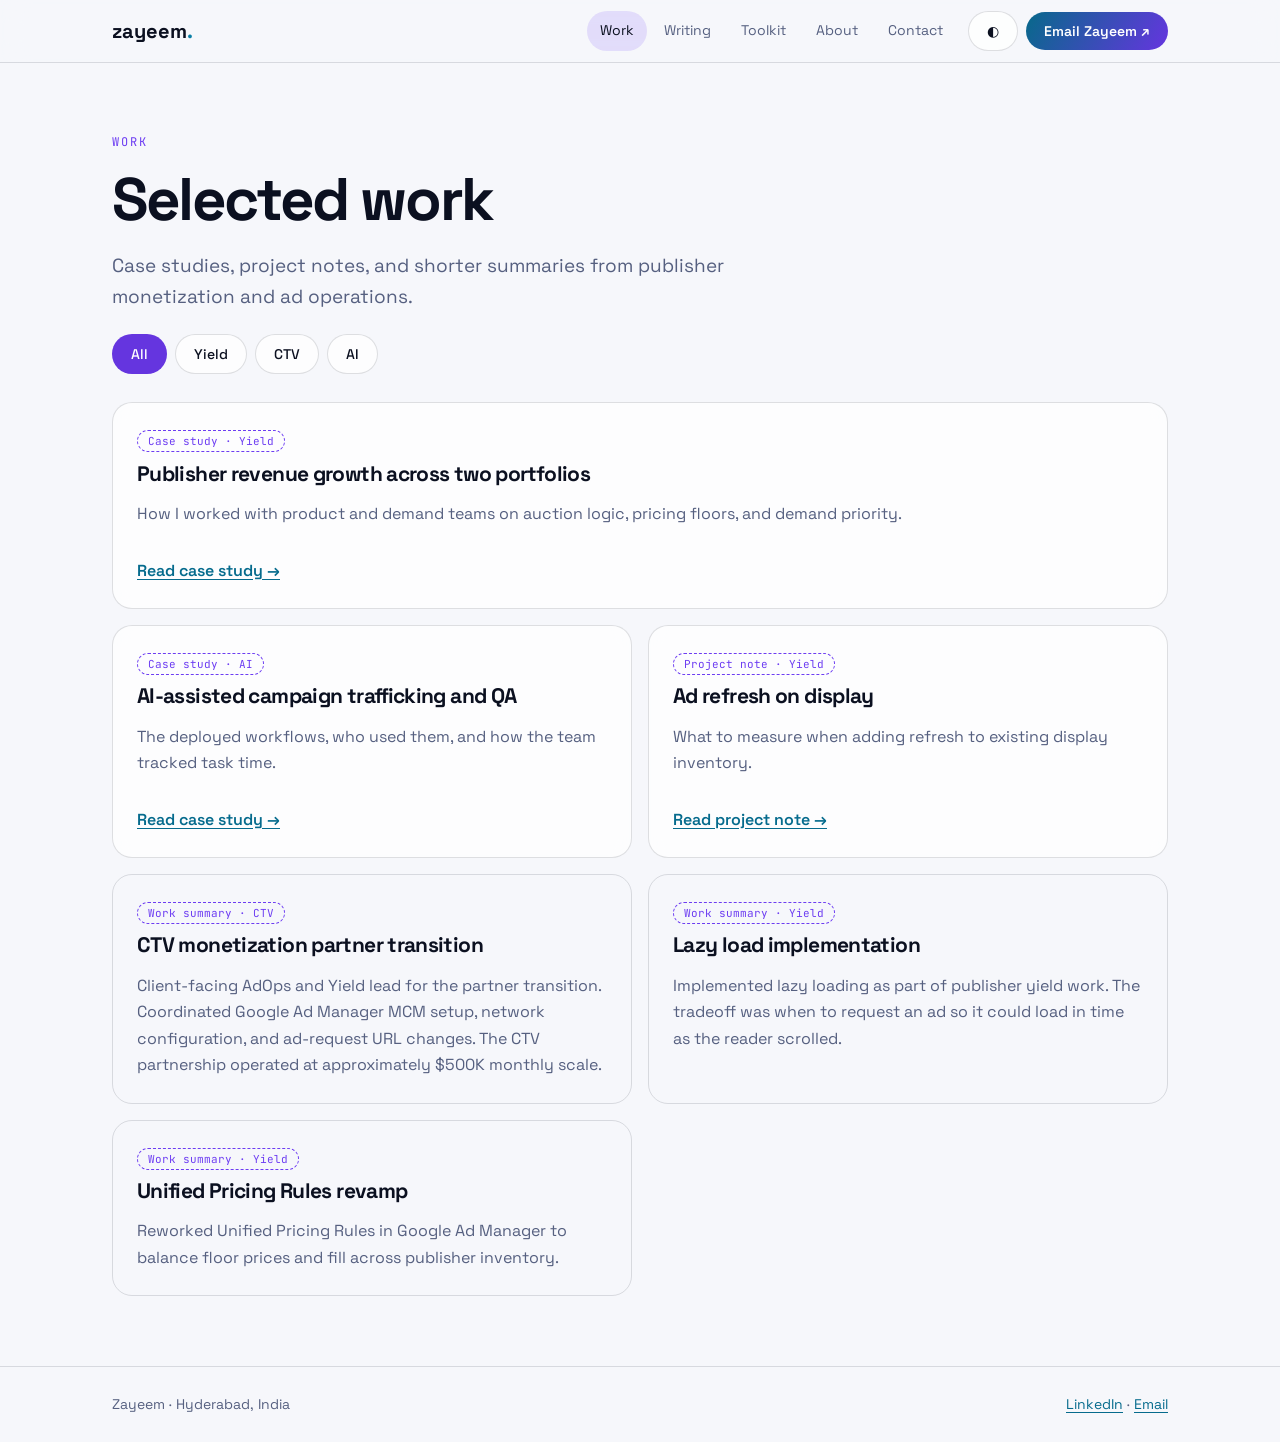
<file: work.html>
<!doctype html>
<html lang="en">
<head>
  <meta charset="utf-8">
  <meta name="viewport" content="width=device-width, initial-scale=1, viewport-fit=cover">
  <title>Selected work — Zayeem</title>
  <meta name="description" content="Anonymized publisher yield, CTV and AI projects by Mohttashim Zayeem Chekan.">
  <link rel="canonical" href="https://mzayeem17.github.io/zayeem/work.html">
  <meta property="og:type" content="website">
  <meta property="og:title" content="Selected work — Zayeem">
  <meta property="og:description" content="Anonymized publisher yield, CTV and AI projects by Mohttashim Zayeem Chekan.">
  <meta property="og:url" content="https://mzayeem17.github.io/zayeem/work.html">
  <meta property="og:image" content="https://mzayeem17.github.io/zayeem/portfolio-preview.png">
  <meta property="og:image:alt" content="Mohttashim Zayeem Chekan, Programmatic and Yield Leader">
  <meta name="twitter:card" content="summary_large_image">
  <link rel="icon" href="favicon.svg" type="image/svg+xml">
  <link rel="preconnect" href="https://fonts.googleapis.com">
  <link rel="preconnect" href="https://fonts.gstatic.com" crossorigin>
  <link href="https://fonts.googleapis.com/css2?family=Space+Grotesk:wght@400;500;600;700&amp;family=JetBrains+Mono:wght@400;500&amp;display=swap" rel="stylesheet">
  <link rel="stylesheet" href="style.css">
  <script src="app.js" defer></script>
  <noscript><style>#theme,#menu,.filters,.resume .row {display:none} @media(max-width:820px) {nav {position:static} nav .wrap {height:auto;min-height:62px;flex-wrap:wrap;padding-block:10px} nav .links {position:static;display:flex;flex-direction:row;flex-wrap:wrap;padding:0;border:0;flex-basis:100%}}</style></noscript>
</head>
<body>
  <a class="skip" href="#main">Skip to content</a>
  <nav aria-label="Main navigation">
    <div class="wrap">
      <a class="logo" href="index.html" aria-label="Zayeem home">zayeem<b>.</b></a>
      <button class="btn" id="menu" type="button" aria-expanded="false" aria-controls="site-links">Menu</button>
      <div class="links" id="site-links"><a href="work.html" aria-current="page">Work</a><a href="writing.html">Writing</a><a href="toolkit.html">Toolkit</a><a href="index.html#about">About</a><a href="index.html#contact">Contact</a></div>
      <button class="btn" id="theme" type="button" aria-label="Dark theme" aria-pressed="false">◐</button>
      <a class="btn pri" href="mailto:mzayeem17@gmail.com">Email Zayeem ↗</a>
    </div>
  </nav>
  <main id="main" tabindex="-1">
<section><div class="wrap">
  <div class="eyebrow mono">Work</div><h1 class="page-title">Selected work</h1>
  <p class="sub">Case studies, project notes, and shorter summaries from publisher monetization and ad operations.</p>
  <div class="filters" role="group" aria-label="Filter projects">
    <button class="btn" data-f="all" aria-pressed="true">All</button><button class="btn" data-f="yield" aria-pressed="false">Yield</button><button class="btn" data-f="ctv" aria-pressed="false">CTV</button><button class="btn" data-f="ai" aria-pressed="false">AI</button>
  </div>
  <p id="filter-status" class="sr-only" role="status">6 projects shown</p>
  <div class="grid feature-grid"><a class="card featured" data-cat="yield" href="case-publisher-yield.html"><span class="nda mono">Case study · Yield</span><h2>Publisher revenue growth across two portfolios</h2><p>How I worked with product and demand teams on auction logic, pricing floors, and demand priority.</p><span class="card-link">Read case study →</span></a><a class="card " data-cat="ai" href="case-ai-qa.html"><span class="nda mono">Case study · AI</span><h2>AI-assisted campaign trafficking and QA</h2><p>The deployed workflows, who used them, and how the team tracked task time.</p><span class="card-link">Read case study →</span></a><a class="card " data-cat="yield" href="case-ad-refresh.html"><span class="nda mono">Project note · Yield</span><h2>Ad refresh on display</h2><p>What to measure when adding refresh to existing display inventory.</p><span class="card-link">Read project note →</span></a><article id="ctv-migration" class="card summary" data-cat="ctv"><span class="nda mono">Work summary · CTV</span><h2>CTV monetization partner transition</h2><p>Client-facing AdOps and Yield lead for the partner transition. Coordinated Google Ad Manager MCM setup, network configuration, and ad-request URL changes. The CTV partnership operated at approximately $500K monthly scale.</p></article><article id="lazy-load" class="card summary" data-cat="yield"><span class="nda mono">Work summary · Yield</span><h2>Lazy load implementation</h2><p>Implemented lazy loading as part of publisher yield work. The tradeoff was when to request an ad so it could load in time as the reader scrolled.</p></article><article id="pricing-rules" class="card summary" data-cat="yield"><span class="nda mono">Work summary · Yield</span><h2>Unified Pricing Rules revamp</h2><p>Reworked Unified Pricing Rules in Google Ad Manager to balance floor prices and fill across publisher inventory.</p></article></div>
</div></section>
  </main>
  <footer><div class="wrap"><span>Zayeem · Hyderabad, India</span><span><a class="text-link" href="https://www.linkedin.com/in/zayeem17/">LinkedIn</a> · <a class="text-link" href="mailto:mzayeem17@gmail.com">Email</a></span></div></footer>
</body>
</html>
</file>
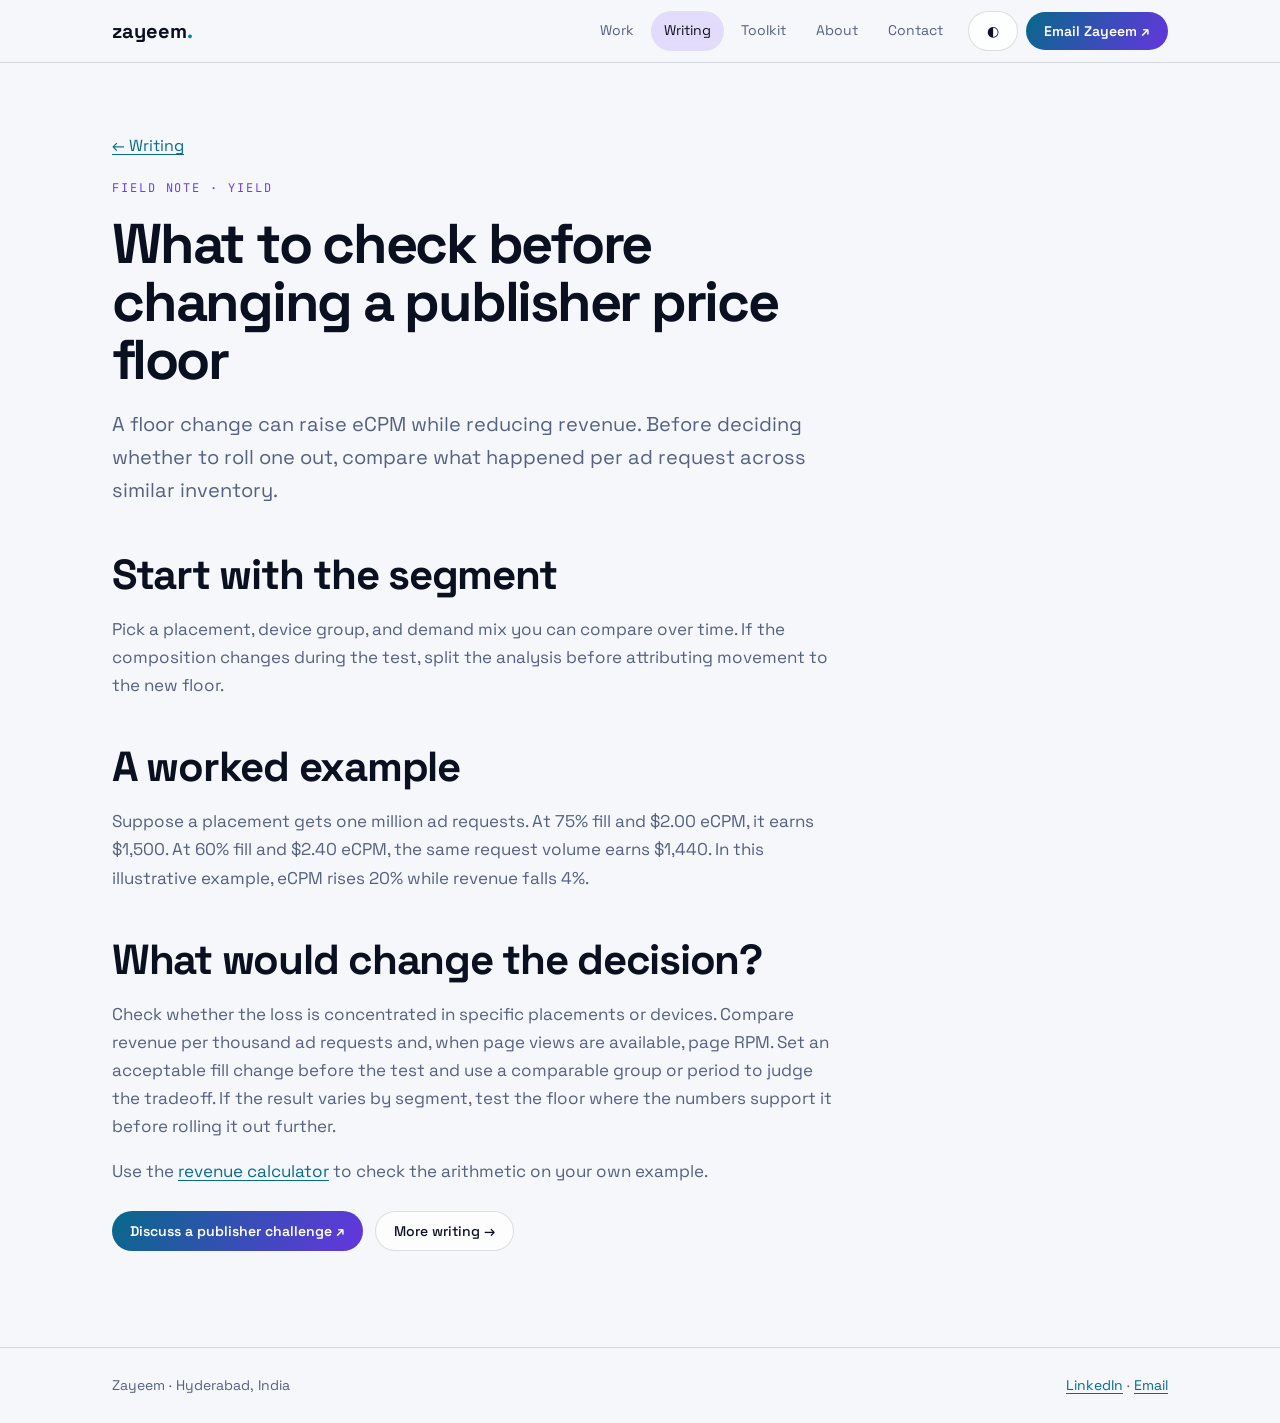
<file: writing-price-floors.html>
<!doctype html>
<html lang="en">
<head>
  <meta charset="utf-8">
  <meta name="viewport" content="width=device-width, initial-scale=1, viewport-fit=cover">
  <title>What to check before changing a publisher price floor — Zayeem</title>
  <meta name="description" content="A practical publisher yield field note with a worked example of eCPM, fill and revenue tradeoffs.">
  <link rel="canonical" href="https://mzayeem17.github.io/zayeem/writing-price-floors.html">
  <meta property="og:type" content="website">
  <meta property="og:title" content="What to check before changing a publisher price floor — Zayeem">
  <meta property="og:description" content="A practical publisher yield field note with a worked example of eCPM, fill and revenue tradeoffs.">
  <meta property="og:url" content="https://mzayeem17.github.io/zayeem/writing-price-floors.html">
  <meta property="og:image" content="https://mzayeem17.github.io/zayeem/portfolio-preview.png">
  <meta property="og:image:alt" content="Mohttashim Zayeem Chekan, Programmatic and Yield Leader">
  <meta name="twitter:card" content="summary_large_image">
  <link rel="icon" href="favicon.svg" type="image/svg+xml">
  <link rel="preconnect" href="https://fonts.googleapis.com">
  <link rel="preconnect" href="https://fonts.gstatic.com" crossorigin>
  <link href="https://fonts.googleapis.com/css2?family=Space+Grotesk:wght@400;500;600;700&amp;family=JetBrains+Mono:wght@400;500&amp;display=swap" rel="stylesheet">
  <link rel="stylesheet" href="style.css">
  <script src="app.js" defer></script>
  <noscript><style>#theme,#menu,.filters,.resume .row {display:none} @media(max-width:820px) {nav {position:static} nav .wrap {height:auto;min-height:62px;flex-wrap:wrap;padding-block:10px} nav .links {position:static;display:flex;flex-direction:row;flex-wrap:wrap;padding:0;border:0;flex-basis:100%}}</style></noscript>
</head>
<body>
  <a class="skip" href="#main">Skip to content</a>
  <nav aria-label="Main navigation">
    <div class="wrap">
      <a class="logo" href="index.html" aria-label="Zayeem home">zayeem<b>.</b></a>
      <button class="btn" id="menu" type="button" aria-expanded="false" aria-controls="site-links">Menu</button>
      <div class="links" id="site-links"><a href="work.html">Work</a><a href="writing.html" aria-current="page">Writing</a><a href="toolkit.html">Toolkit</a><a href="index.html#about">About</a><a href="index.html#contact">Contact</a></div>
      <button class="btn" id="theme" type="button" aria-label="Dark theme" aria-pressed="false">◐</button>
      <a class="btn pri" href="mailto:mzayeem17@gmail.com">Email Zayeem ↗</a>
    </div>
  </nav>
  <main id="main" tabindex="-1">
<section><div class="wrap"><article class="post">
  <a class="text-link" href="writing.html">← Writing</a>
  <div class="eyebrow mono article-label">Field note · Yield</div>
  <h1 class="article-title">What to check before changing a publisher price floor</h1>
  <p class="lead">A floor change can raise eCPM while reducing revenue. Before deciding whether to roll one out, compare what happened per ad request across similar inventory.</p>
  <h2>Start with the segment</h2>
<p>Pick a placement, device group, and demand mix you can compare over time. If the composition changes during the test, split the analysis before attributing movement to the new floor.</p>
<h2>A worked example</h2>
<p>Suppose a placement gets one million ad requests. At 75% fill and $2.00 eCPM, it earns $1,500. At 60% fill and $2.40 eCPM, the same request volume earns $1,440. In this illustrative example, eCPM rises 20% while revenue falls 4%.</p>
<h2>What would change the decision?</h2>
<p>Check whether the loss is concentrated in specific placements or devices. Compare revenue per thousand ad requests and, when page views are available, page RPM. Set an acceptable fill change before the test and use a comparable group or period to judge the tradeoff. If the result varies by segment, test the floor where the numbers support it before rolling it out further.</p>
<p>Use the <a class="text-link" href="toolkit.html">revenue calculator</a> to check the arithmetic on your own example.</p>
  <div class="row"><a class="btn pri" href="mailto:mzayeem17@gmail.com?subject=Publisher%20monetization">Discuss a publisher challenge ↗</a><a class="btn" href="writing.html">More writing →</a></div>
</article></div></section>
  </main>
  <footer><div class="wrap"><span>Zayeem · Hyderabad, India</span><span><a class="text-link" href="https://www.linkedin.com/in/zayeem17/">LinkedIn</a> · <a class="text-link" href="mailto:mzayeem17@gmail.com">Email</a></span></div></footer>
</body>
</html>
</file>
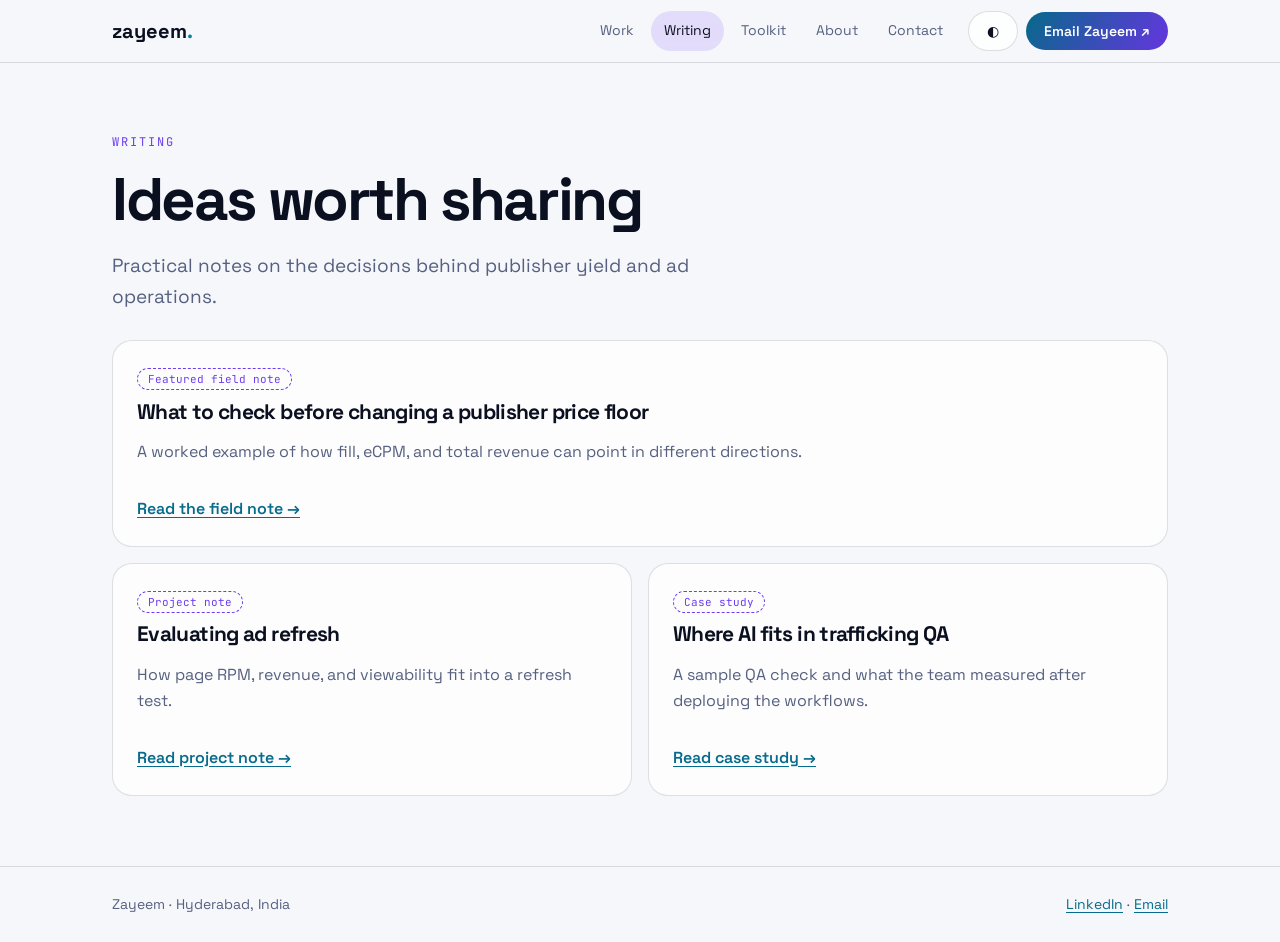
<file: writing.html>
<!doctype html>
<html lang="en">
<head>
  <meta charset="utf-8">
  <meta name="viewport" content="width=device-width, initial-scale=1, viewport-fit=cover">
  <title>Writing — Zayeem</title>
  <meta name="description" content="Practical notes on publisher yield, price floors and AI-assisted ad operations.">
  <link rel="canonical" href="https://mzayeem17.github.io/zayeem/writing.html">
  <meta property="og:type" content="website">
  <meta property="og:title" content="Writing — Zayeem">
  <meta property="og:description" content="Practical notes on publisher yield, price floors and AI-assisted ad operations.">
  <meta property="og:url" content="https://mzayeem17.github.io/zayeem/writing.html">
  <meta property="og:image" content="https://mzayeem17.github.io/zayeem/portfolio-preview.png">
  <meta property="og:image:alt" content="Mohttashim Zayeem Chekan, Programmatic and Yield Leader">
  <meta name="twitter:card" content="summary_large_image">
  <link rel="icon" href="favicon.svg" type="image/svg+xml">
  <link rel="preconnect" href="https://fonts.googleapis.com">
  <link rel="preconnect" href="https://fonts.gstatic.com" crossorigin>
  <link href="https://fonts.googleapis.com/css2?family=Space+Grotesk:wght@400;500;600;700&amp;family=JetBrains+Mono:wght@400;500&amp;display=swap" rel="stylesheet">
  <link rel="stylesheet" href="style.css">
  <script src="app.js" defer></script>
  <noscript><style>#theme,#menu,.filters,.resume .row {display:none} @media(max-width:820px) {nav {position:static} nav .wrap {height:auto;min-height:62px;flex-wrap:wrap;padding-block:10px} nav .links {position:static;display:flex;flex-direction:row;flex-wrap:wrap;padding:0;border:0;flex-basis:100%}}</style></noscript>
</head>
<body>
  <a class="skip" href="#main">Skip to content</a>
  <nav aria-label="Main navigation">
    <div class="wrap">
      <a class="logo" href="index.html" aria-label="Zayeem home">zayeem<b>.</b></a>
      <button class="btn" id="menu" type="button" aria-expanded="false" aria-controls="site-links">Menu</button>
      <div class="links" id="site-links"><a href="work.html">Work</a><a href="writing.html" aria-current="page">Writing</a><a href="toolkit.html">Toolkit</a><a href="index.html#about">About</a><a href="index.html#contact">Contact</a></div>
      <button class="btn" id="theme" type="button" aria-label="Dark theme" aria-pressed="false">◐</button>
      <a class="btn pri" href="mailto:mzayeem17@gmail.com">Email Zayeem ↗</a>
    </div>
  </nav>
  <main id="main" tabindex="-1">
<section><div class="wrap"><div class="eyebrow mono">Writing</div><h1 class="page-title">Ideas worth sharing</h1>
<p class="sub">Practical notes on the decisions behind publisher yield and ad operations.</p>
<div class="grid feature-grid">
<a class="card featured" href="writing-price-floors.html"><span class="nda mono">Featured field note</span><h2>What to check before changing a publisher price floor</h2><p>A worked example of how fill, eCPM, and total revenue can point in different directions.</p><span class="card-link">Read the field note →</span></a>
<a class="card " href="case-ad-refresh.html"><span class="nda mono">Project note</span><h2>Evaluating ad refresh</h2><p>How page RPM, revenue, and viewability fit into a refresh test.</p><span class="card-link">Read project note →</span></a>
<a class="card " href="case-ai-qa.html"><span class="nda mono">Case study</span><h2>Where AI fits in trafficking QA</h2><p>A sample QA check and what the team measured after deploying the workflows.</p><span class="card-link">Read case study →</span></a>
</div></div></section>
  </main>
  <footer><div class="wrap"><span>Zayeem · Hyderabad, India</span><span><a class="text-link" href="https://www.linkedin.com/in/zayeem17/">LinkedIn</a> · <a class="text-link" href="mailto:mzayeem17@gmail.com">Email</a></span></div></footer>
</body>
</html>
</file>
<file: style.css>
:root{--bg:#f6f7fb;--fg:#0b1020;--mut:#566080;--card:rgba(255,255,255,.72);--line:rgba(11,16,32,.13);--a1:#0a7fa6;--a2:#6d3df2;--glow:rgba(109,61,242,.14);color-scheme:light;box-sizing:border-box;padding-top:env(safe-area-inset-top,0px);padding-bottom:env(safe-area-inset-bottom,0px)}
@media(prefers-color-scheme:dark){:root:not([data-theme="light"]){--bg:#05060d;--fg:#e8ecff;--mut:#9aa3c8;--card:rgba(18,22,44,.62);--line:rgba(140,160,255,.17);--a1:#38e1ff;--a2:#9b6bff;--glow:rgba(110,90,255,.22);color-scheme:dark}}
:root[data-theme="dark"]{--bg:#05060d;--fg:#e8ecff;--mut:#9aa3c8;--card:rgba(18,22,44,.62);--line:rgba(140,160,255,.17);--a1:#38e1ff;--a2:#9b6bff;--glow:rgba(110,90,255,.22);color-scheme:dark}
*{box-sizing:border-box}html{scroll-behavior:smooth;scroll-padding-top:calc(env(safe-area-inset-top,0px) + 72px)}
body{margin:0;background:var(--bg);color:var(--fg);font:16px/1.65 "Space Grotesk",system-ui,sans-serif;overflow-x:hidden}
body::before{content:"";position:fixed;inset:0 0 auto;height:env(safe-area-inset-top,0px);background:var(--bg);z-index:60}
a{color:inherit;text-decoration:none}.mono{font-family:"JetBrains Mono",ui-monospace,monospace}
:focus-visible{outline:2px solid var(--a1);outline-offset:3px}
.skip{position:absolute;left:-999px;top:8px;z-index:200;background:var(--a2);color:#fff;padding:8px 14px;border-radius:8px}.skip:focus{left:8px}
#net{position:fixed;inset:0;width:100%;height:100%;z-index:0;pointer-events:none}
main,nav,footer{position:relative;z-index:1}.wrap{max-width:1100px;margin:0 auto;padding:0 22px}
nav{position:sticky;top:env(safe-area-inset-top,0px);z-index:50;backdrop-filter:blur(14px);-webkit-backdrop-filter:blur(14px);background:color-mix(in srgb,var(--bg) 72%,transparent);border-bottom:1px solid var(--line)}
nav .wrap{display:flex;align-items:center;gap:8px;height:62px}.logo{font-weight:700;font-size:20px;margin-right:auto}.logo b{color:var(--a1)}
.links{display:flex;gap:4px}.links a{padding:8px 13px;border-radius:99px;font-size:14px;color:var(--mut)}.links a:hover,.links a[aria-current]{color:var(--fg);background:var(--glow)}
.btn{display:inline-flex;align-items:center;gap:8px;padding:10px 18px;border-radius:99px;border:1px solid var(--line);background:var(--card);color:var(--fg);font:500 14px "Space Grotesk",sans-serif;cursor:pointer;transition:.25s}
.btn:hover{box-shadow:0 0 26px var(--glow)}.btn.pri{background:linear-gradient(120deg,var(--a1),var(--a2));color:#fff;border:0;font-weight:600}
#menu{display:none}
@media(max-width:820px){#menu{display:inline-flex}.links{display:none;position:absolute;top:62px;left:0;right:0;flex-direction:column;background:var(--bg);padding:12px 22px;border-bottom:1px solid var(--line)}.links.open{display:flex}}
.hero{padding:90px 0 60px}.tag{font-size:12px;letter-spacing:.16em;color:var(--a1)}
h1{font-size:clamp(38px,7.5vw,84px);line-height:1.03;letter-spacing:-.04em;margin:16px 0}
.grad{background:linear-gradient(110deg,var(--a1),var(--a2) 60%,var(--a1));background-size:200% auto;-webkit-background-clip:text;background-clip:text;color:transparent;animation:sh 6s linear infinite}@keyframes sh{to{background-position:200% center}}
h2{font-size:clamp(26px,4vw,42px);letter-spacing:-.03em;line-height:1.12;margin:8px 0 12px}h3{margin:6px 0;font-size:20px;letter-spacing:-.01em}
.sub,.lead,.cap,p{color:var(--mut)}.sub{max-width:640px;font-size:clamp(16px,2vw,19px)}.cap{font-size:14px}
.eyebrow{font-size:12px;letter-spacing:.16em;text-transform:uppercase;color:var(--a2)}
.row{display:flex;flex-wrap:wrap;gap:12px;margin:26px 0}section{padding:70px 0}
.grid{display:grid;grid-template-columns:repeat(auto-fit,minmax(min(100%,250px),1fr));gap:16px;margin-top:28px}
.card{position:relative;display:block;background:var(--card);border:1px solid var(--line);border-radius:20px;padding:24px;overflow:hidden;backdrop-filter:blur(10px);-webkit-backdrop-filter:blur(10px);transition:border-color .3s,transform .2s}
.card::before{content:"";position:absolute;inset:0;background:radial-gradient(260px circle at var(--mx,50%) var(--my,50%),var(--glow),transparent 70%);opacity:0;transition:.3s;pointer-events:none}.card:hover{border-color:var(--a1)}.card:hover::before{opacity:1}
.num{font-size:clamp(36px,5vw,52px);font-weight:700;letter-spacing:-.03em}
.chips{display:flex;flex-wrap:wrap;gap:6px;margin-top:10px}.chip{font-size:12px;padding:3px 10px;border:1px solid var(--line);border-radius:99px;color:var(--mut)}
.nda{font-size:11px;padding:3px 10px;border:1px dashed var(--a2);border-radius:99px;color:var(--a2)}
.ph{background:var(--glow);border:1px dashed var(--a2);border-radius:6px;padding:1px 6px;color:var(--fg)}
.rv{transition:opacity .7s,transform .7s}.rv.reveal-pending{opacity:0;transform:translateY(24px)}
.job{padding:18px 0;border-bottom:1px solid var(--line)}.job .d{font-size:12px;color:var(--a1)}.job p{margin:6px 0 0}
.filters{display:flex;flex-wrap:wrap;gap:8px;margin-top:22px}.filters button[aria-pressed=true]{background:var(--a2);color:#fff;border-color:transparent}
article.post{max-width:720px}article.post h2{margin-top:44px}article.post li,article.post p{font-size:17px}
.calc{display:grid;grid-template-columns:repeat(auto-fit,minmax(min(100%,200px),1fr));gap:14px}.calc label{display:grid;gap:6px;font-size:13px;color:var(--mut)}
input[type=number]{min-width:0;padding:11px 12px;border-radius:12px;border:1px solid var(--line);background:var(--bg);color:var(--fg);font:16px "JetBrains Mono",monospace}
.out{font-size:28px;font-weight:700;color:var(--a1)}
footer{border-top:1px solid var(--line);padding:26px 0;font-size:14px;color:var(--mut)}footer .wrap{display:flex;justify-content:space-between;flex-wrap:wrap;gap:10px}
@media(prefers-reduced-motion:reduce){*{animation:none!important;transition:none!important}.rv{opacity:1;transform:none}}

@media (max-width: 440px) {
  nav .wrap { padding-inline: 12px; }
  nav .btn { padding-inline: 10px; white-space: nowrap; }
}
@media (prefers-reduced-motion: reduce) {
  html { scroll-behavior: auto; }
  .rv.reveal-pending { opacity: 1; transform: none; }
}
@media (max-width: 370px) {
  nav .wrap { gap: 5px; padding-inline: 10px; }
  nav .logo { font-size: 18px; }
  nav .btn { padding-inline: 7px; font-size: 12px; }
}

[hidden], .card[hidden] { display: none; }
.sr-only { position: absolute; width: 1px; height: 1px; overflow: hidden; clip-path: inset(50%); white-space: nowrap; }
#theme { margin-left: 4px; }
:root { --small-accent: #066b8d; --button-text: #fff; --button-start: #07698a; --button-end: #6535df; }
:root[data-theme="dark"] { --small-accent: #38e1ff; --button-text: #0b1020; --button-start: #38e1ff; --button-end: #bd9aff; }
@media (prefers-color-scheme: dark) {
  :root:not([data-theme="light"]) { --small-accent: #38e1ff; --button-text: #0b1020; --button-start: #38e1ff; --button-end: #bd9aff; }
}
.btn.pri { color: var(--button-text); background: linear-gradient(120deg,var(--button-start),var(--button-end)); }
.filters button[aria-pressed="true"] { color: var(--button-text); background: var(--button-end); }
.tag, .job .d, .text-link { color: var(--small-accent); }
.hero { position: relative; isolation: isolate; overflow: hidden; }
#net { position: absolute; z-index: -1; }
.grad { animation: none; }
.hero .identity { display: block; font-size: clamp(17px,2vw,22px); font-weight: 700; color: var(--fg); letter-spacing: 0; font-family: "Space Grotesk",system-ui,sans-serif; }
.hero .tag { line-height: 1.5; }
.hero .row { margin-bottom: 0; }
.metric-grid { margin-top: 0; }
.metric-grid .num { display: block; }
.metric-grid small { display: block; margin-top: 8px; color: var(--mut); }
.text-link { text-decoration: underline; text-underline-offset: .2em; }
.card > h3, .card > h2 { font-size: 21px; }
.card p:last-child { margin-bottom: 0; }
.card::before, .card:hover { border-color: var(--line); }
a.card:hover { border-color: var(--a1); }
a.card:hover::before { opacity: 1; }
.card .card-link { display: inline-block; margin-top: 14px; color: var(--small-accent); font-weight: 600; text-decoration: underline; text-underline-offset: .2em; }
.card.summary { background: transparent; backdrop-filter: none; -webkit-backdrop-filter: none; }
.feature-grid { grid-template-columns: repeat(2,minmax(0,1fr)); }
.feature-grid .featured { grid-column: 1 / -1; }
.project-meta { display: grid; grid-template-columns: repeat(auto-fit,minmax(min(100%,165px),1fr)); gap: 16px; padding: 22px; }
.project-meta dt { color: var(--mut); font-size: 14px; }
.project-meta dd { margin: 2px 0 0; font-weight: 600; }
.post figure { margin: 28px 0; }
.post figcaption { font-weight: 600; }
.post .lead { font-size: 20px; }
.calc-results { display: grid; grid-template-columns: repeat(4,minmax(0,1fr)); gap: 18px; margin-top: 24px; }
.calc .field-error { color: #a21e42; min-height: 1.3em; }
:root[data-theme="dark"] .field-error { color: #ff9bb1; }
@media (prefers-color-scheme: dark) { :root:not([data-theme="light"]) .field-error { color: #ff9bb1; } }
.calc [aria-invalid="true"] { border-color: currentColor; }
address { font-style: normal; }
.resume .row { margin-top: 16px; }
@media (max-width: 820px) {
  nav .btn { min-height: 44px; }
  .hero { padding: 56px 0 32px; }
  .hero .row { gap: 8px; }
  section { padding: 48px 0; }
}
@media (max-width: 560px) {
  .feature-grid, .calc-results { grid-template-columns: repeat(2,minmax(0,1fr)); }
  .feature-grid > .card { grid-column: 1 / -1; }
  .metric-grid { grid-template-columns: repeat(2,minmax(0,1fr)); gap: 10px; }
  .metric-grid .card { padding: 15px; }
  .metric-grid .num { font-size: 28px; }
}
@media print {
  nav, footer, .skip, .resume .row { display: none !important; }
  body { background: white; color: black; }
  .resume { padding: 0; }
  .resume .job { break-inside: avoid; }
}
.page-title { font-size: clamp(34px,6vw,60px); }
.article-title { font-size: clamp(32px,5.5vw,56px); }
.article-label { margin-top: 20px; }
.metrics-section { padding: 20px 0 0; }
.calculator { margin-top: 26px; }
.calc > div { display: grid; align-content: start; gap: 6px; }
.calc .field-error { font-size: 13px; line-height: 1.3; }
.calc-results .out { display: block; }
#rpm-note:empty { display: none; }
</file>
